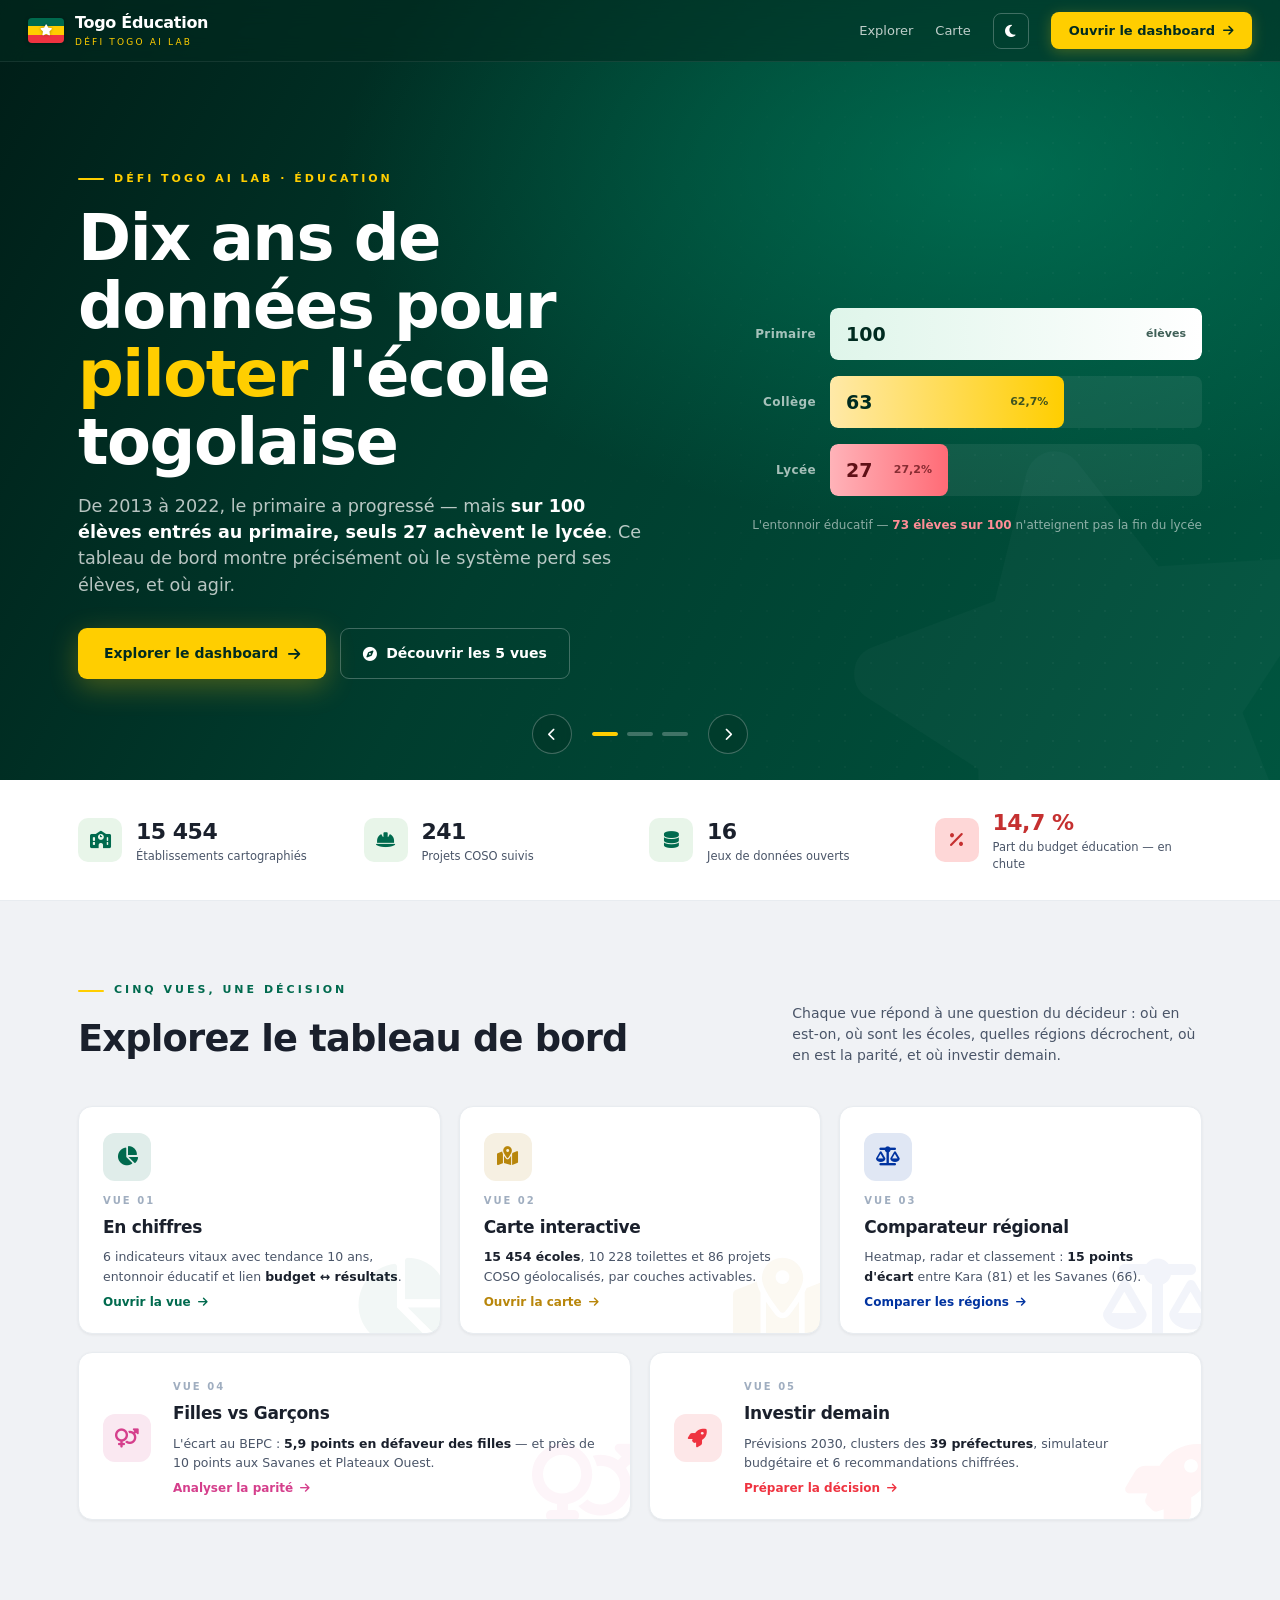
<file: index.html>
<!DOCTYPE html>
<html lang="fr">
<head>
<meta charset="UTF-8">
<meta name="viewport" content="width=device-width, initial-scale=1.0">
<title>Togo Éducation — Accueil</title>
<link rel="stylesheet" href="https://cdnjs.cloudflare.com/ajax/libs/font-awesome/6.7.2/css/all.min.css">
<style>
* { margin: 0; padding: 0; box-sizing: border-box; }
:root {
  --vert: #006A4E; --vert-fonce: #004D3A; --vert-nuit: #002B20; --vert-clair: #E8F5E9;
  --or: #FFCE00; --rouge: #EF3340; --bleu: #0033A0; --rose: #D53F8C;
  --gris-bg: #F0F2F5; --gris-texte: #4A5568; --gris-mute: #A0AEC0;
  --encre: #1A202C;
  --shadow-sm: 0 1px 3px rgba(0,0,0,0.06);
  --shadow: 0 2px 12px rgba(0,0,0,0.07);
  --shadow-lg: 0 12px 40px rgba(0,43,32,0.16);
  --radius: 10px; --radius-sm: 7px;
  --container: 1180px;
}
html { scroll-behavior: smooth; }
body { font-family: 'Inter', 'Segoe UI', system-ui, -apple-system, sans-serif; background: var(--gris-bg); color: var(--encre); line-height: 1.5; }
.container { max-width: var(--container); margin: 0 auto; padding: 0 28px; }

/* =============== HEADER =============== */
.header {
  position: fixed; top: 0; left: 0; right: 0; z-index: 100; height: 62px;
  display: flex; align-items: center; padding: 0 28px;
  background: rgba(0, 43, 32, 0.55); backdrop-filter: blur(12px); -webkit-backdrop-filter: blur(12px);
  border-bottom: 1px solid rgba(255,255,255,0.08);
  transition: background 0.3s;
}
.header.solid { background: rgba(0, 43, 32, 0.92); }
.brand { display: flex; align-items: center; gap: 11px; color: white; text-decoration: none; }
.flag-bar {
  width: 36px; height: 25px; border-radius: 4px; overflow: hidden; display: flex; flex-direction: column;
  box-shadow: 0 1px 4px rgba(0,0,0,0.3); position: relative; flex-shrink: 0;
}
.flag-bar .stripe { flex: 1; }
.flag-bar .stripe.green { background: #006A4E; }
.flag-bar .stripe.yellow { background: #FFCE00; }
.flag-bar .stripe.red { background: #EF3340; }
.flag-bar .star { position: absolute; top: 50%; left: 50%; transform: translate(-50%,-50%); color: white; font-size: 11px; text-shadow: 0 0 3px rgba(0,0,0,0.4); }
.brand-name { font-size: 16px; font-weight: 700; letter-spacing: -0.3px; }
.brand-name small { display: block; font-size: 9px; font-weight: 500; letter-spacing: 2.2px; text-transform: uppercase; color: var(--or); margin-top: 1px; }
.header-spacer { flex: 1; }
.header-nav { display: flex; align-items: center; gap: 22px; }
.header-nav a.nav-link { color: rgba(255,255,255,0.75); text-decoration: none; font-size: 13px; font-weight: 500; transition: color 0.2s; }
.header-nav a.nav-link:hover { color: white; }
.btn-dash {
  display: inline-flex; align-items: center; gap: 8px; padding: 9px 18px; border-radius: 8px;
  background: var(--or); color: var(--vert-nuit); font-size: 13px; font-weight: 700; text-decoration: none;
  transition: transform 0.2s, box-shadow 0.2s; box-shadow: 0 3px 14px rgba(255,206,0,0.25);
}
.btn-dash:hover { transform: translateY(-1px); box-shadow: 0 6px 20px rgba(255,206,0,0.35); }
.btn-dash i { font-size: 12px; }
.theme-btn {
  width: 36px; height: 36px; border-radius: 8px; border: 1px solid rgba(255,255,255,0.25);
  background: transparent; color: white; cursor: pointer; font-size: 14px;
  display: flex; align-items: center; justify-content: center; transition: all 0.2s;
}
.theme-btn:hover { background: rgba(255,255,255,0.1); border-color: var(--or); color: var(--or); }

/* =============== HERO / CARROUSEL =============== */
.hero { position: relative; height: min(88vh, 780px); min-height: 560px; overflow: hidden; background: var(--vert-nuit); }
.slide {
  position: absolute; inset: 0; opacity: 0; visibility: hidden; z-index: 1;
  transition: opacity 0.9s ease, visibility 0.9s;
  display: flex; align-items: center;
}
.slide.active { opacity: 1; visibility: visible; z-index: 2; }

/* Fonds de slide */
.slide-bg { position: absolute; inset: 0; pointer-events: none; }
.slide-bg .star-mark {
  position: absolute; right: -6%; bottom: -18%; font-size: 460px; color: rgba(255,255,255,0.025);
  transform: rotate(-12deg); line-height: 1;
}
.bg-1 { background: radial-gradient(1100px 600px at 78% 22%, rgba(0,138,102,0.55) 0%, transparent 60%), linear-gradient(118deg, #001d17 0%, #003D2E 46%, #00553F 100%); }
.bg-2 { background: radial-gradient(900px 700px at 22% 80%, rgba(0,120,94,0.5) 0%, transparent 62%), linear-gradient(118deg, #00231b 0%, #00402f 52%, #015a42 100%); }
.bg-3 { background: radial-gradient(1000px 560px at 82% 78%, rgba(184,134,11,0.30) 0%, transparent 58%), linear-gradient(118deg, #001d17 0%, #012f24 48%, #004D3A 100%); }
/* trame de points discrète */
.slide-bg::after {
  content: ''; position: absolute; inset: 0;
  background-image: radial-gradient(rgba(255,255,255,0.05) 1px, transparent 1.4px);
  background-size: 26px 26px;
  mask-image: linear-gradient(115deg, transparent 42%, black 100%);
  -webkit-mask-image: linear-gradient(115deg, transparent 42%, black 100%);
}

.slide-inner {
  position: relative; z-index: 3; width: 100%; max-width: var(--container); margin: 0 auto;
  padding: 62px 28px 0; display: grid; grid-template-columns: minmax(0, 1.05fr) minmax(0, 0.95fr);
  gap: 40px; align-items: center;
}

/* Texte en overlay */
.hero-copy .kicker {
  display: inline-flex; align-items: center; gap: 10px;
  font-size: 11px; font-weight: 700; letter-spacing: 3px; text-transform: uppercase; color: var(--or);
}
.hero-copy .kicker::before { content: ''; width: 26px; height: 2px; background: var(--or); border-radius: 2px; }
.hero-copy h1 {
  margin: 18px 0 16px; font-size: clamp(2.3rem, 1.2rem + 3.6vw, 4rem); line-height: 1.06;
  font-weight: 800; letter-spacing: -1.5px; color: white; text-wrap: balance;
}
.hero-copy h1 em { font-style: normal; color: var(--or); }
.hero-copy p { font-size: clamp(0.95rem, 0.85rem + 0.35vw, 1.1rem); color: rgba(255,255,255,0.72); max-width: 52ch; }
.hero-copy p strong { color: white; font-weight: 600; }
.hero-ctas { display: flex; gap: 14px; margin-top: 30px; flex-wrap: wrap; }
.btn-primary {
  display: inline-flex; align-items: center; gap: 10px; padding: 14px 26px; border-radius: 9px;
  background: var(--or); color: var(--vert-nuit); font-weight: 700; font-size: 14px; text-decoration: none;
  box-shadow: 0 8px 28px rgba(255,206,0,0.28); transition: transform 0.2s, box-shadow 0.2s;
}
.btn-primary:hover { transform: translateY(-2px); box-shadow: 0 12px 34px rgba(255,206,0,0.4); }
.btn-primary i { transition: transform 0.2s; }
.btn-primary:hover i { transform: translateX(3px); }
.btn-ghost {
  display: inline-flex; align-items: center; gap: 9px; padding: 14px 22px; border-radius: 9px;
  border: 1px solid rgba(255,255,255,0.25); color: white; font-weight: 600; font-size: 14px; text-decoration: none;
  transition: background 0.2s, border-color 0.2s;
}
.btn-ghost:hover { background: rgba(255,255,255,0.08); border-color: rgba(255,255,255,0.45); }

/* Cascade d'apparition du texte à chaque slide */
.slide.active .hero-copy > * { animation: riseIn 0.7s cubic-bezier(0.22, 1, 0.36, 1) both; }
.slide.active .hero-copy > *:nth-child(2) { animation-delay: 0.1s; }
.slide.active .hero-copy > *:nth-child(3) { animation-delay: 0.2s; }
.slide.active .hero-copy > *:nth-child(4) { animation-delay: 0.32s; }
.slide.active .hero-visual { animation: riseIn 0.8s 0.25s cubic-bezier(0.22, 1, 0.36, 1) both; }
@keyframes riseIn { from { opacity: 0; transform: translateY(26px); } to { opacity: 1; transform: translateY(0); } }

/* =============== VISUELS DE SLIDE =============== */
.hero-visual { position: relative; }

/* Slide 1 — entonnoir 100 → 63 → 27 */
.viz-funnel { display: flex; flex-direction: column; gap: 16px; max-width: 460px; margin-left: auto; }
.vf-row { display: grid; grid-template-columns: 74px 1fr; gap: 14px; align-items: center; }
.vf-label { text-align: right; font-size: 12px; font-weight: 600; color: rgba(255,255,255,0.65); letter-spacing: 0.4px; }
.vf-track { background: rgba(255,255,255,0.07); border-radius: 8px; height: 52px; overflow: hidden; }
.vf-bar {
  height: 100%; border-radius: 8px; display: flex; align-items: center; justify-content: space-between;
  padding: 0 16px; font-weight: 800; font-size: 19px; color: var(--vert-nuit); min-width: 118px;
  transform-origin: left; width: 0;
}
.slide.active .vf-bar { animation: growBar 1.1s 0.45s cubic-bezier(0.22, 1, 0.36, 1) both; }
@keyframes growBar { from { width: 0; opacity: 0.4; } to { width: var(--w); opacity: 1; } }
.vf-bar small { font-size: 11px; font-weight: 600; opacity: 0.75; }
.vf-bar.b1 { background: linear-gradient(90deg, #DFF5EA, #ffffff); }
.vf-bar.b2 { background: linear-gradient(90deg, #FFE9A8, var(--or)); }
.vf-bar.b3 { background: linear-gradient(90deg, #FFB3B9, #FF6B76); color: #5F1016; }
.vf-note { margin-top: 4px; text-align: right; font-size: 12px; color: rgba(255,255,255,0.55); }
.vf-note b { color: #FF8D96; }

/* Slide 2 — carte à points du Togo */
.viz-map { width: min(330px, 80%); margin: 0 auto; position: relative; }
.viz-map svg { width: 100%; height: auto; display: block; overflow: visible; }
.dot { fill: rgba(255,255,255,0.55); }
.dot.gold { fill: var(--or); }
.dot.hot { fill: var(--rouge); }
.pulse { fill: none; stroke: var(--rouge); stroke-width: 1.6; opacity: 0; transform-origin: center; transform-box: fill-box; }
.slide.active .pulse { animation: pulse 2.4s ease-out infinite; }
.slide.active .pulse.p2 { animation-delay: 0.8s; }
.slide.active .pulse.p3 { animation-delay: 1.6s; }
@keyframes pulse { 0% { opacity: 0.9; transform: scale(0.4); } 70% { opacity: 0; transform: scale(2.6); } 100% { opacity: 0; } }
.viz-map .map-caption {
  position: absolute; left: 50%; bottom: -34px; transform: translateX(-50%); white-space: nowrap;
  font-size: 11px; letter-spacing: 1.6px; text-transform: uppercase; color: rgba(255,255,255,0.45); font-weight: 600;
}

/* Slide 3 — courbes de projection */
.viz-forecast { max-width: 470px; margin-left: auto; }
.viz-forecast svg { width: 100%; height: auto; display: block; overflow: visible; }
.fc-hist { fill: none; stroke: #7FD8B8; stroke-width: 3; stroke-linecap: round;
  stroke-dasharray: 640; stroke-dashoffset: 640; }
.slide.active .fc-hist { animation: draw 1.4s 0.4s ease-out forwards; }
.fc-proj { fill: none; stroke: var(--or); stroke-width: 3; stroke-linecap: round; stroke-dasharray: 7 8; opacity: 0; }
.slide.active .fc-proj { animation: fadeI 0.6s 1.5s ease-out forwards; }
.fc-pess { fill: none; stroke: rgba(255,120,130,0.75); stroke-width: 2.4; stroke-linecap: round; stroke-dasharray: 4 8; opacity: 0; }
.slide.active .fc-pess { animation: fadeI 0.6s 1.7s ease-out forwards; }
.fc-target { opacity: 0; }
.slide.active .fc-target { animation: fadeI 0.5s 2s ease-out forwards; }
@keyframes draw { to { stroke-dashoffset: 0; } }
@keyframes fadeI { to { opacity: 1; } }
.fc-grid { stroke: rgba(255,255,255,0.09); stroke-width: 1; }
.fc-lbl { font-size: 11px; fill: rgba(255,255,255,0.5); font-weight: 600; }
.fc-lbl.gold { fill: var(--or); font-weight: 700; }

/* =============== CONTRÔLES CARROUSEL =============== */
.hero-controls {
  position: absolute; z-index: 10; left: 0; right: 0; bottom: 26px;
  display: flex; align-items: center; justify-content: center; gap: 20px;
}
.h-arrow {
  width: 40px; height: 40px; border-radius: 50%; border: 1px solid rgba(255,255,255,0.25);
  background: rgba(0,43,32,0.35); color: white; cursor: pointer; font-size: 13px;
  display: flex; align-items: center; justify-content: center; transition: all 0.2s; backdrop-filter: blur(4px);
}
.h-arrow:hover { background: var(--or); color: var(--vert-nuit); border-color: var(--or); }
.h-dots { display: flex; gap: 9px; align-items: center; }
.h-dot {
  width: 26px; height: 4px; border-radius: 3px; background: rgba(255,255,255,0.25);
  border: none; cursor: pointer; padding: 0; transition: background 0.3s; position: relative; overflow: hidden;
}
.h-dot.active { background: rgba(255,255,255,0.35); }
.h-dot.active::after {
  content: ''; position: absolute; inset: 0; background: var(--or); border-radius: 3px;
  transform-origin: left; animation: dotProgress var(--delay, 6.5s) linear forwards;
}
.hero.paused .h-dot.active::after { animation-play-state: paused; }
@keyframes dotProgress { from { transform: scaleX(0); } to { transform: scaleX(1); } }

/* =============== BANDEAU CHIFFRES =============== */
.stats-strip { background: white; border-bottom: 1px solid #E8ECF0; }
.stats-inner {
  max-width: var(--container); margin: 0 auto; padding: 26px 28px;
  display: grid; grid-template-columns: repeat(4, 1fr); gap: 18px;
}
.stat-item { display: flex; align-items: center; gap: 14px; }
.stat-item i {
  width: 44px; height: 44px; border-radius: 10px; background: var(--vert-clair); color: var(--vert);
  display: flex; align-items: center; justify-content: center; font-size: 17px; flex-shrink: 0;
}
.stat-item .st-num { font-size: 22px; font-weight: 800; letter-spacing: -0.5px; font-variant-numeric: tabular-nums; }
.stat-item .st-lbl { font-size: 11.5px; color: var(--gris-texte); font-weight: 500; }
.stat-item.alerte i { background: #FED7D7; color: #C53030; }
.stat-item.alerte .st-num { color: #C53030; }

/* =============== SECTION EXPLORER =============== */
.explore { padding: 74px 0 84px; }
.explore-head { max-width: var(--container); margin: 0 auto 40px; padding: 0 28px; display: flex; align-items: flex-end; justify-content: space-between; gap: 24px; flex-wrap: wrap; }
.explore-head .kicker {
  display: inline-flex; align-items: center; gap: 10px; font-size: 11px; font-weight: 700;
  letter-spacing: 3px; text-transform: uppercase; color: var(--vert);
}
.explore-head .kicker::before { content: ''; width: 26px; height: 2px; background: var(--or); border-radius: 2px; }
.explore-head h2 { font-size: clamp(1.6rem, 1.2rem + 1.4vw, 2.3rem); font-weight: 800; letter-spacing: -0.8px; margin-top: 12px; text-wrap: balance; }
.explore-head p { color: var(--gris-texte); font-size: 14px; max-width: 46ch; }

.cards-grid {
  max-width: var(--container); margin: 0 auto; padding: 0 28px;
  display: grid; grid-template-columns: repeat(6, 1fr); gap: 18px;
}
.tab-card {
  grid-column: span 2; background: white; border-radius: 14px; padding: 26px 24px 22px;
  text-decoration: none; color: var(--encre); position: relative; overflow: hidden;
  box-shadow: var(--shadow-sm); border: 1px solid #E8ECF0;
  display: flex; flex-direction: column; gap: 12px; min-height: 210px;
  transition: transform 0.25s cubic-bezier(0.22, 1, 0.36, 1), box-shadow 0.25s, border-color 0.25s;
}
.tab-card.wide { grid-column: span 3; flex-direction: row; align-items: center; gap: 22px; min-height: 150px; }
.tab-card:hover { transform: translateY(-5px); box-shadow: var(--shadow-lg); border-color: transparent; }
.tab-card::before {
  content: ''; position: absolute; top: 0; left: 0; right: 0; height: 3px;
  background: var(--accent, var(--vert)); transform: scaleX(0); transform-origin: left; transition: transform 0.3s ease;
}
.tab-card:hover::before { transform: scaleX(1); }
.tc-icon {
  width: 48px; height: 48px; border-radius: 12px; flex-shrink: 0;
  background: color-mix(in srgb, var(--accent, var(--vert)) 12%, white);
  color: var(--accent, var(--vert)); display: flex; align-items: center; justify-content: center; font-size: 19px;
  transition: transform 0.25s;
}
.tab-card:hover .tc-icon { transform: scale(1.08) rotate(-4deg); }
.tc-body { display: flex; flex-direction: column; gap: 7px; flex: 1; }
.tc-num { font-size: 10px; font-weight: 700; letter-spacing: 2px; color: var(--gris-mute); text-transform: uppercase; }
.tc-title { font-size: 17px; font-weight: 700; letter-spacing: -0.3px; display: flex; align-items: center; gap: 8px; }
.tc-desc { font-size: 12.5px; color: var(--gris-texte); line-height: 1.55; }
.tc-desc b { color: var(--encre); }
.tc-go {
  margin-top: auto; display: inline-flex; align-items: center; gap: 7px;
  font-size: 12px; font-weight: 700; color: var(--accent, var(--vert));
}
.tc-go i { transition: transform 0.2s; font-size: 11px; }
.tab-card:hover .tc-go i { transform: translateX(4px); }
.tab-card .tc-watermark {
  position: absolute; right: -12px; bottom: -16px; font-size: 88px; line-height: 1;
  color: var(--accent, var(--vert)); opacity: 0.05; transition: opacity 0.25s, transform 0.25s; pointer-events: none;
}
.tab-card:hover .tc-watermark { opacity: 0.09; transform: scale(1.06); }

/* Apparition au scroll */
.reveal { opacity: 0; transform: translateY(24px); transition: opacity 0.6s ease, transform 0.6s cubic-bezier(0.22, 1, 0.36, 1); }
.reveal.in { opacity: 1; transform: none; }
.reveal:nth-child(2) { transition-delay: 0.07s; }
.reveal:nth-child(3) { transition-delay: 0.14s; }
.reveal:nth-child(4) { transition-delay: 0.21s; }
.reveal:nth-child(5) { transition-delay: 0.28s; }

/* =============== MODE SOMBRE =============== */
body.dark { background: #0F1620; color: #E7EDF3; }
body.dark .stats-strip { background: #131D28; border-bottom-color: #223041; }
body.dark .stat-item .st-num { color: #E7EDF3; }
body.dark .stat-item .st-lbl { color: #A9B6C4; }
body.dark .stat-item i { background: #12352A; color: #43C994; }
body.dark .stat-item.alerte i { background: #33191D; color: #FF8189; }
body.dark .stat-item.alerte .st-num { color: #FF8189; }
body.dark .explore-head h2 { color: #E7EDF3; }
body.dark .explore-head p { color: #A9B6C4; }
body.dark .explore-head .kicker { color: #43C994; }
body.dark .tab-card { background: #18222E; border-color: #223041; color: #E7EDF3; box-shadow: 0 2px 12px rgba(0,0,0,0.35); }
body.dark .tab-card:hover { box-shadow: 0 16px 44px rgba(0,0,0,0.5); }
body.dark .tc-desc { color: #A9B6C4; }
body.dark .tc-desc b { color: #E7EDF3; }
body.dark .tc-num { color: #6C7B8C; }
body.dark .tc-icon { background: color-mix(in srgb, var(--accent, var(--vert)) 20%, #18222E); }

/* =============== ACCESSIBILITÉ / MOTION =============== */
a:focus-visible, button:focus-visible { outline: 2px solid var(--or); outline-offset: 2px; }
@media (prefers-reduced-motion: reduce) {
  .slide, .slide.active .hero-copy > *, .slide.active .hero-visual,
  .slide.active .vf-bar, .slide.active .fc-hist, .slide.active .fc-proj,
  .slide.active .fc-pess, .slide.active .fc-target, .slide.active .pulse,
  .reveal, .h-dot.active::after { animation: none !important; transition: none !important; }
  .slide.active .vf-bar { width: var(--w); }
  .fc-hist { stroke-dashoffset: 0; }
  .fc-proj, .fc-pess, .fc-target { opacity: 1; }
  .reveal { opacity: 1; transform: none; }
}

/* =============== RESPONSIVE =============== */
@media (max-width: 1024px) {
  .slide-inner { grid-template-columns: 1fr; gap: 26px; padding-top: 86px; }
  .hero-visual { display: none; }
  .hero { height: auto; min-height: 480px; }
  .slide { position: absolute; }
  .hero-copy { padding-bottom: 90px; }
  .stats-inner { grid-template-columns: repeat(2, 1fr); }
  .tab-card, .tab-card.wide { grid-column: span 3; }
}
@media (max-width: 640px) {
  .header-nav a.nav-link { display: none; }
  .stats-inner { grid-template-columns: 1fr 1fr; gap: 14px; }
  .tab-card, .tab-card.wide { grid-column: span 6; flex-direction: column; align-items: flex-start; min-height: 0; }
  .hero-ctas .btn-ghost { display: none; }
}
</style>
</head>
<body>

<!-- =============== HEADER =============== -->
<header class="header" id="header">
  <a class="brand" href="index.html">
    <div class="flag-bar">
      <div class="stripe green"></div><div class="stripe yellow"></div><div class="stripe red"></div>
      <div class="star"><i class="fas fa-star"></i></div>
    </div>
    <div class="brand-name">Togo Éducation<small>Défi Togo AI Lab</small></div>
  </a>
  <div class="header-spacer"></div>
  <nav class="header-nav">
    <a class="nav-link" href="#explorer">Explorer</a>
    <a class="nav-link" href="dashboard-mockup.html#tab2">Carte</a>
    <button class="theme-btn" id="themeToggle" onclick="toggleTheme()" title="Mode sombre / clair"><i class="fas fa-moon"></i></button>
    <a class="btn-dash" href="dashboard-mockup.html">Ouvrir le dashboard <i class="fas fa-arrow-right"></i></a>
  </nav>
</header>

<!-- =============== HERO / CARROUSEL =============== -->
<section class="hero" id="hero">

  <!-- Slide 1 — Vision macro -->
  <article class="slide active" aria-label="Diapositive 1 sur 3">
    <div class="slide-bg bg-1"><span class="star-mark"><i class="fas fa-star"></i></span></div>
    <div class="slide-inner">
      <div class="hero-copy">
        <span class="kicker">Défi Togo AI Lab · Éducation</span>
        <h1>Dix ans de données pour <em>piloter</em> l'école togolaise</h1>
        <p>De 2013 à 2022, le primaire a progressé — mais <strong>sur 100 élèves entrés au primaire, seuls 27 achèvent le lycée</strong>. Ce tableau de bord montre précisément où le système perd ses élèves, et où agir.</p>
        <div class="hero-ctas">
          <a class="btn-primary" href="dashboard-mockup.html">Explorer le dashboard <i class="fas fa-arrow-right"></i></a>
          <a class="btn-ghost" href="#explorer"><i class="fas fa-compass"></i> Découvrir les 5 vues</a>
        </div>
      </div>
      <div class="hero-visual">
        <div class="viz-funnel" role="img" aria-label="Entonnoir éducatif : 100 élèves au primaire, 63 au collège, 27 au lycée">
          <div class="vf-row"><span class="vf-label">Primaire</span><div class="vf-track"><div class="vf-bar b1" style="--w:100%">100 <small>élèves</small></div></div></div>
          <div class="vf-row"><span class="vf-label">Collège</span><div class="vf-track"><div class="vf-bar b2" style="--w:63%">63 <small>62,7%</small></div></div></div>
          <div class="vf-row"><span class="vf-label">Lycée</span><div class="vf-track"><div class="vf-bar b3" style="--w:27%">27 <small>27,2%</small></div></div></div>
          <div class="vf-note">L'entonnoir éducatif — <b>73 élèves sur 100</b> n'atteignent pas la fin du lycée</div>
        </div>
      </div>
    </div>
  </article>

  <!-- Slide 2 — Cartographie -->
  <article class="slide" aria-label="Diapositive 2 sur 3">
    <div class="slide-bg bg-2"><span class="star-mark"><i class="fas fa-map-marked-alt"></i></span></div>
    <div class="slide-inner">
      <div class="hero-copy">
        <span class="kicker">Cartographie scolaire</span>
        <h1>15 454 écoles sur une carte, des priorités <em>qui sautent aux yeux</em></h1>
        <p>Établissements, toilettes, bâtiments et <strong>241 projets COSO</strong> superposés sur le territoire. Le Sud concentre les écoles ; le Nord — <strong>les Savanes en tête</strong> — concentre les urgences.</p>
        <div class="hero-ctas">
          <a class="btn-primary" href="dashboard-mockup.html#tab2">Voir la carte interactive <i class="fas fa-arrow-right"></i></a>
          <a class="btn-ghost" href="dashboard-mockup.html#tab3"><i class="fas fa-balance-scale"></i> Comparer les régions</a>
        </div>
      </div>
      <div class="hero-visual">
        <div class="viz-map" role="img" aria-label="Carte stylisée du Togo : les points rouges signalent les préfectures prioritaires au nord">
          <svg viewBox="0 0 200 340">
            <!-- silhouette du Togo en points (stylisée) -->
            <circle class="dot" cx="66" cy="30" r="4"/><circle class="dot" cx="90" cy="26" r="4"/><circle class="dot" cx="114" cy="30" r="4"/>
            <circle class="dot" cx="70" cy="56" r="4"/><circle class="dot" cx="94" cy="52" r="4"/><circle class="dot" cx="118" cy="56" r="4"/>
            <circle class="dot" cx="76" cy="82" r="4"/><circle class="dot" cx="100" cy="78" r="4"/><circle class="dot" cx="122" cy="84" r="4"/>
            <circle class="dot" cx="80" cy="108" r="4"/><circle class="dot" cx="104" cy="104" r="4"/><circle class="dot" cx="126" cy="110" r="4"/>
            <circle class="dot" cx="84" cy="134" r="4"/><circle class="dot" cx="108" cy="130" r="4"/><circle class="dot" cx="128" cy="136" r="4"/>
            <circle class="dot" cx="86" cy="160" r="4"/><circle class="dot" cx="110" cy="156" r="4"/><circle class="dot" cx="130" cy="162" r="4"/>
            <circle class="dot" cx="88" cy="186" r="4"/><circle class="dot" cx="112" cy="182" r="4"/><circle class="dot" cx="132" cy="188" r="4"/>
            <circle class="dot" cx="88" cy="212" r="4"/><circle class="dot" cx="112" cy="208" r="4"/><circle class="dot" cx="134" cy="214" r="4"/>
            <circle class="dot" cx="90" cy="238" r="4"/><circle class="dot" cx="114" cy="234" r="4"/><circle class="dot" cx="136" cy="240" r="4"/>
            <circle class="dot" cx="94" cy="264" r="4"/><circle class="dot" cx="118" cy="260" r="4"/><circle class="dot" cx="138" cy="266" r="4"/>
            <circle class="dot" cx="100" cy="290" r="4"/><circle class="dot" cx="124" cy="288" r="4"/><circle class="dot" cx="142" cy="292" r="4"/>
            <circle class="dot" cx="112" cy="314" r="4"/><circle class="dot" cx="134" cy="312" r="4"/>
            <!-- points chauds : Savanes (nord) -->
            <circle class="pulse p1" cx="90" cy="26" r="9"/><circle class="dot hot" cx="90" cy="26" r="5.5"/>
            <circle class="pulse p2" cx="70" cy="56" r="9"/><circle class="dot hot" cx="70" cy="56" r="5.5"/>
            <circle class="pulse p3" cx="118" cy="56" r="9"/><circle class="dot hot" cx="118" cy="56" r="5.5"/>
            <!-- points or : projets COSO -->
            <circle class="dot gold" cx="94" cy="52" r="5"/><circle class="dot gold" cx="100" cy="78" r="5"/><circle class="dot gold" cx="104" cy="104" r="5"/>
            <!-- capitale -->
            <circle class="dot gold" cx="112" cy="314" r="5.5"/>
          </svg>
          <span class="map-caption">● Prioritaire &nbsp;·&nbsp; <span style="color:var(--or)">●</span> Projets COSO</span>
        </div>
      </div>
    </div>
  </article>

  <!-- Slide 3 — Décider pour 2030 -->
  <article class="slide" aria-label="Diapositive 3 sur 3">
    <div class="slide-bg bg-3"><span class="star-mark"><i class="fas fa-rocket"></i></span></div>
    <div class="slide-inner">
      <div class="hero-copy">
        <span class="kicker">Décider pour 2030</span>
        <h1>Simuler l'impact de <em>chaque franc</em> investi</h1>
        <p>Prévisions d'achèvement, clusters des 39 préfectures et simulateur budgétaire : <strong>avec 20 % du budget national, l'achèvement collège peut atteindre 77 % en 2030</strong> — contre 64 % si rien ne change.</p>
        <div class="hero-ctas">
          <a class="btn-primary" href="dashboard-mockup.html#tab5">Lancer le simulateur <i class="fas fa-arrow-right"></i></a>
          <a class="btn-ghost" href="dashboard-mockup.html#tab1"><i class="fas fa-chart-pie"></i> Voir les chiffres clés</a>
        </div>
      </div>
      <div class="hero-visual">
        <div class="viz-forecast" role="img" aria-label="Courbe historique 2013-2022 puis projections 2030 : optimiste 77 %, pessimiste 64 %">
          <svg viewBox="0 0 460 260">
            <line class="fc-grid" x1="20" y1="40" x2="440" y2="40"/>
            <line class="fc-grid" x1="20" y1="105" x2="440" y2="105"/>
            <line class="fc-grid" x1="20" y1="170" x2="440" y2="170"/>
            <line class="fc-grid" x1="20" y1="235" x2="440" y2="235"/>
            <!-- historique 2013-2022 -->
            <polyline class="fc-hist" points="20,215 65,212 110,196 155,182 200,170 245,150 290,128"/>
            <!-- projection optimiste -->
            <polyline class="fc-proj" points="290,128 340,102 395,74 440,52"/>
            <!-- projection pessimiste -->
            <polyline class="fc-pess" points="290,128 340,124 395,120 440,116"/>
            <circle cx="290" cy="128" r="5" fill="#7FD8B8"/>
            <g class="fc-target">
              <circle cx="440" cy="52" r="6" fill="#FFCE00"/>
              <text class="fc-lbl gold" x="404" y="34">77 % · 2030</text>
              <text class="fc-lbl" x="398" y="140" fill="rgba(255,140,150,0.9)">64 % si statu quo</text>
            </g>
            <text class="fc-lbl" x="20" y="255">2013</text>
            <text class="fc-lbl" x="276" y="255">2022</text>
            <text class="fc-lbl" x="424" y="255">2030</text>
          </svg>
        </div>
      </div>
    </div>
  </article>

  <!-- Contrôles -->
  <div class="hero-controls">
    <button class="h-arrow" onclick="prevSlide()" aria-label="Diapositive précédente"><i class="fas fa-chevron-left"></i></button>
    <div class="h-dots" id="heroDots">
      <button class="h-dot active" onclick="goSlide(0)" aria-label="Diapositive 1"></button>
      <button class="h-dot" onclick="goSlide(1)" aria-label="Diapositive 2"></button>
      <button class="h-dot" onclick="goSlide(2)" aria-label="Diapositive 3"></button>
    </div>
    <button class="h-arrow" onclick="nextSlide()" aria-label="Diapositive suivante"><i class="fas fa-chevron-right"></i></button>
  </div>
</section>

<!-- =============== BANDEAU CHIFFRES =============== -->
<div class="stats-strip">
  <div class="stats-inner">
    <div class="stat-item"><i class="fas fa-school"></i><div><div class="st-num">15 454</div><div class="st-lbl">Établissements cartographiés</div></div></div>
    <div class="stat-item"><i class="fas fa-hard-hat"></i><div><div class="st-num">241</div><div class="st-lbl">Projets COSO suivis</div></div></div>
    <div class="stat-item"><i class="fas fa-database"></i><div><div class="st-num">16</div><div class="st-lbl">Jeux de données ouverts</div></div></div>
    <div class="stat-item alerte"><i class="fas fa-percent"></i><div><div class="st-num">14,7 %</div><div class="st-lbl">Part du budget éducation — en chute</div></div></div>
  </div>
</div>

<!-- =============== EXPLORER : 5 CARDS =============== -->
<section class="explore" id="explorer">
  <div class="explore-head">
    <div>
      <span class="kicker">Cinq vues, une décision</span>
      <h2>Explorez le tableau de bord</h2>
    </div>
    <p>Chaque vue répond à une question du décideur : où en est-on, où sont les écoles, quelles régions décrochent, où en est la parité, et où investir demain.</p>
  </div>

  <div class="cards-grid">
    <a class="tab-card reveal" href="dashboard-mockup.html#tab1" style="--accent:#006A4E">
      <div class="tc-icon"><i class="fas fa-chart-pie"></i></div>
      <div class="tc-body">
        <span class="tc-num">Vue 01</span>
        <span class="tc-title">En chiffres</span>
        <span class="tc-desc">6 indicateurs vitaux avec tendance 10 ans, entonnoir éducatif et lien <b>budget ↔ résultats</b>.</span>
        <span class="tc-go">Ouvrir la vue <i class="fas fa-arrow-right"></i></span>
      </div>
      <span class="tc-watermark"><i class="fas fa-chart-pie"></i></span>
    </a>

    <a class="tab-card reveal" href="dashboard-mockup.html#tab2" style="--accent:#B8860B">
      <div class="tc-icon"><i class="fas fa-map-marked-alt"></i></div>
      <div class="tc-body">
        <span class="tc-num">Vue 02</span>
        <span class="tc-title">Carte interactive</span>
        <span class="tc-desc"><b>15 454 écoles</b>, 10 228 toilettes et 86 projets COSO géolocalisés, par couches activables.</span>
        <span class="tc-go">Ouvrir la carte <i class="fas fa-arrow-right"></i></span>
      </div>
      <span class="tc-watermark"><i class="fas fa-map-marked-alt"></i></span>
    </a>

    <a class="tab-card reveal" href="dashboard-mockup.html#tab3" style="--accent:#0033A0">
      <div class="tc-icon"><i class="fas fa-balance-scale"></i></div>
      <div class="tc-body">
        <span class="tc-num">Vue 03</span>
        <span class="tc-title">Comparateur régional</span>
        <span class="tc-desc">Heatmap, radar et classement : <b>15 points d'écart</b> entre Kara (81) et les Savanes (66).</span>
        <span class="tc-go">Comparer les régions <i class="fas fa-arrow-right"></i></span>
      </div>
      <span class="tc-watermark"><i class="fas fa-balance-scale"></i></span>
    </a>

    <a class="tab-card wide reveal" href="dashboard-mockup.html#tab4" style="--accent:#D53F8C">
      <div class="tc-icon"><i class="fas fa-venus-mars"></i></div>
      <div class="tc-body">
        <span class="tc-num">Vue 04</span>
        <span class="tc-title">Filles vs Garçons</span>
        <span class="tc-desc">L'écart au BEPC : <b>5,9 points en défaveur des filles</b> — et près de 10 points aux Savanes et Plateaux Ouest.</span>
        <span class="tc-go">Analyser la parité <i class="fas fa-arrow-right"></i></span>
      </div>
      <span class="tc-watermark"><i class="fas fa-venus-mars"></i></span>
    </a>

    <a class="tab-card wide reveal" href="dashboard-mockup.html#tab5" style="--accent:#EF3340">
      <div class="tc-icon"><i class="fas fa-rocket"></i></div>
      <div class="tc-body">
        <span class="tc-num">Vue 05</span>
        <span class="tc-title">Investir demain</span>
        <span class="tc-desc">Prévisions 2030, clusters des <b>39 préfectures</b>, simulateur budgétaire et 6 recommandations chiffrées.</span>
        <span class="tc-go">Préparer la décision <i class="fas fa-arrow-right"></i></span>
      </div>
      <span class="tc-watermark"><i class="fas fa-rocket"></i></span>
    </a>
  </div>
</section>

<script>
/* =============== CARROUSEL =============== */
const slides = [...document.querySelectorAll('.slide')];
const dots = [...document.querySelectorAll('.h-dot')];
const hero = document.getElementById('hero');
const AUTO_DELAY = 6500;
let current = 0, timer = null;
const reducedMotion = window.matchMedia('(prefers-reduced-motion: reduce)').matches;

function goSlide(i){
  current = (i + slides.length) % slides.length;
  slides.forEach((s, k) => s.classList.toggle('active', k === current));
  dots.forEach((d, k) => {
    d.classList.remove('active');
    if (k === current) {
      // relance la barre de progression du point actif
      void d.offsetWidth;
      d.classList.add('active');
    }
  });
  restartAuto();
}
function nextSlide(){ goSlide(current + 1); }
function prevSlide(){ goSlide(current - 1); }
function restartAuto(){
  if (reducedMotion) return;
  clearInterval(timer);
  timer = setInterval(nextSlide, AUTO_DELAY);
}
restartAuto();
document.documentElement.style.setProperty('--delay', AUTO_DELAY + 'ms');

/* Pause au survol / focus */
hero.addEventListener('mouseenter', () => { clearInterval(timer); hero.classList.add('paused'); });
hero.addEventListener('mouseleave', () => { hero.classList.remove('paused'); restartAuto(); });
hero.addEventListener('focusin',  () => { clearInterval(timer); hero.classList.add('paused'); });
hero.addEventListener('focusout', () => { hero.classList.remove('paused'); restartAuto(); });

/* Navigation clavier */
document.addEventListener('keydown', e => {
  if (e.key === 'ArrowRight') nextSlide();
  if (e.key === 'ArrowLeft') prevSlide();
});

/* Header opaque après défilement */
const header = document.getElementById('header');
window.addEventListener('scroll', () => header.classList.toggle('solid', window.scrollY > 40), {passive: true});

/* Thème clair / sombre (partagé avec le dashboard via localStorage) */
function applyTheme(dark){
  document.body.classList.toggle('dark', dark);
  document.getElementById('themeToggle').innerHTML = dark ? '<i class="fas fa-sun"></i>' : '<i class="fas fa-moon"></i>';
  localStorage.setItem('tg-theme', dark ? 'dark' : 'light');
}
function toggleTheme(){ applyTheme(!document.body.classList.contains('dark')); }
applyTheme(localStorage.getItem('tg-theme') === 'dark');

/* Révélation des cards au scroll */
const io = new IntersectionObserver(entries => {
  entries.forEach(en => { if (en.isIntersecting) { en.target.classList.add('in'); io.unobserve(en.target); } });
}, {threshold: 0.15});
document.querySelectorAll('.reveal').forEach(el => io.observe(el));
</script>
</body>
</html>
</file>
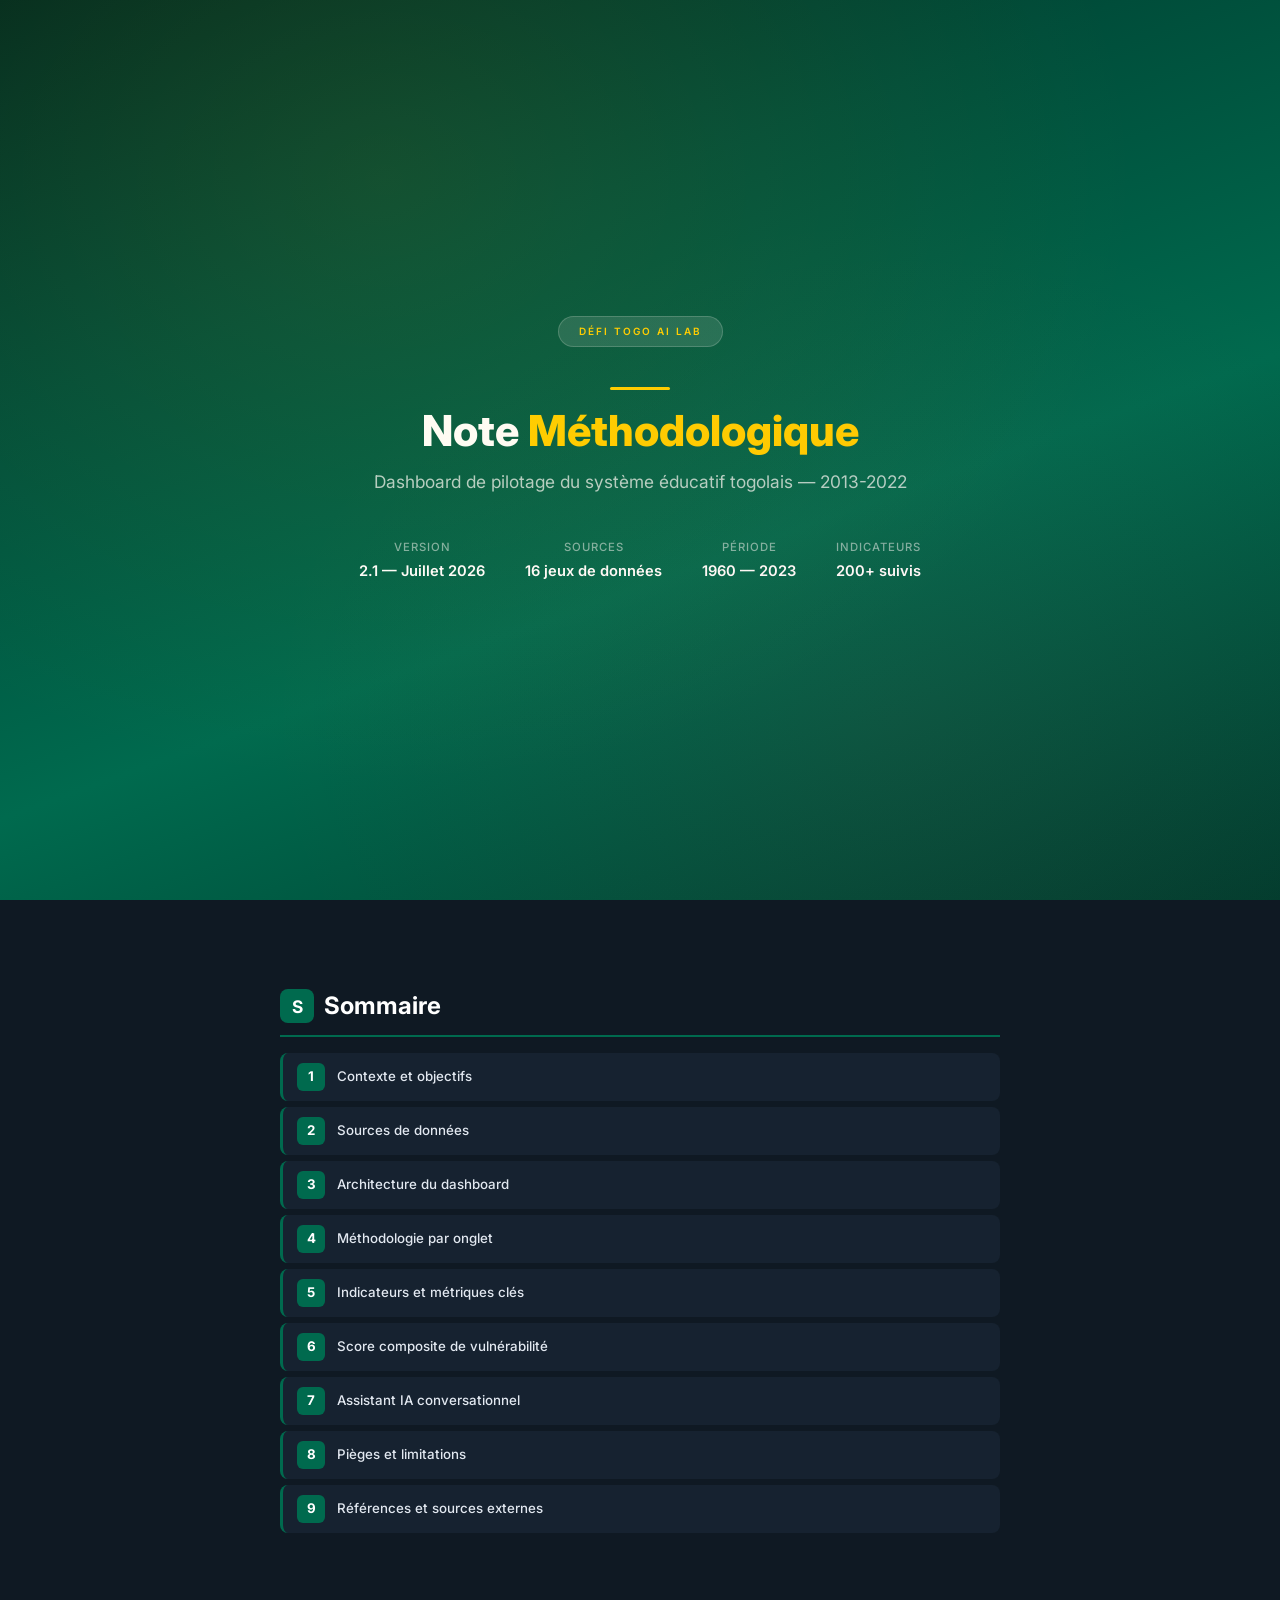
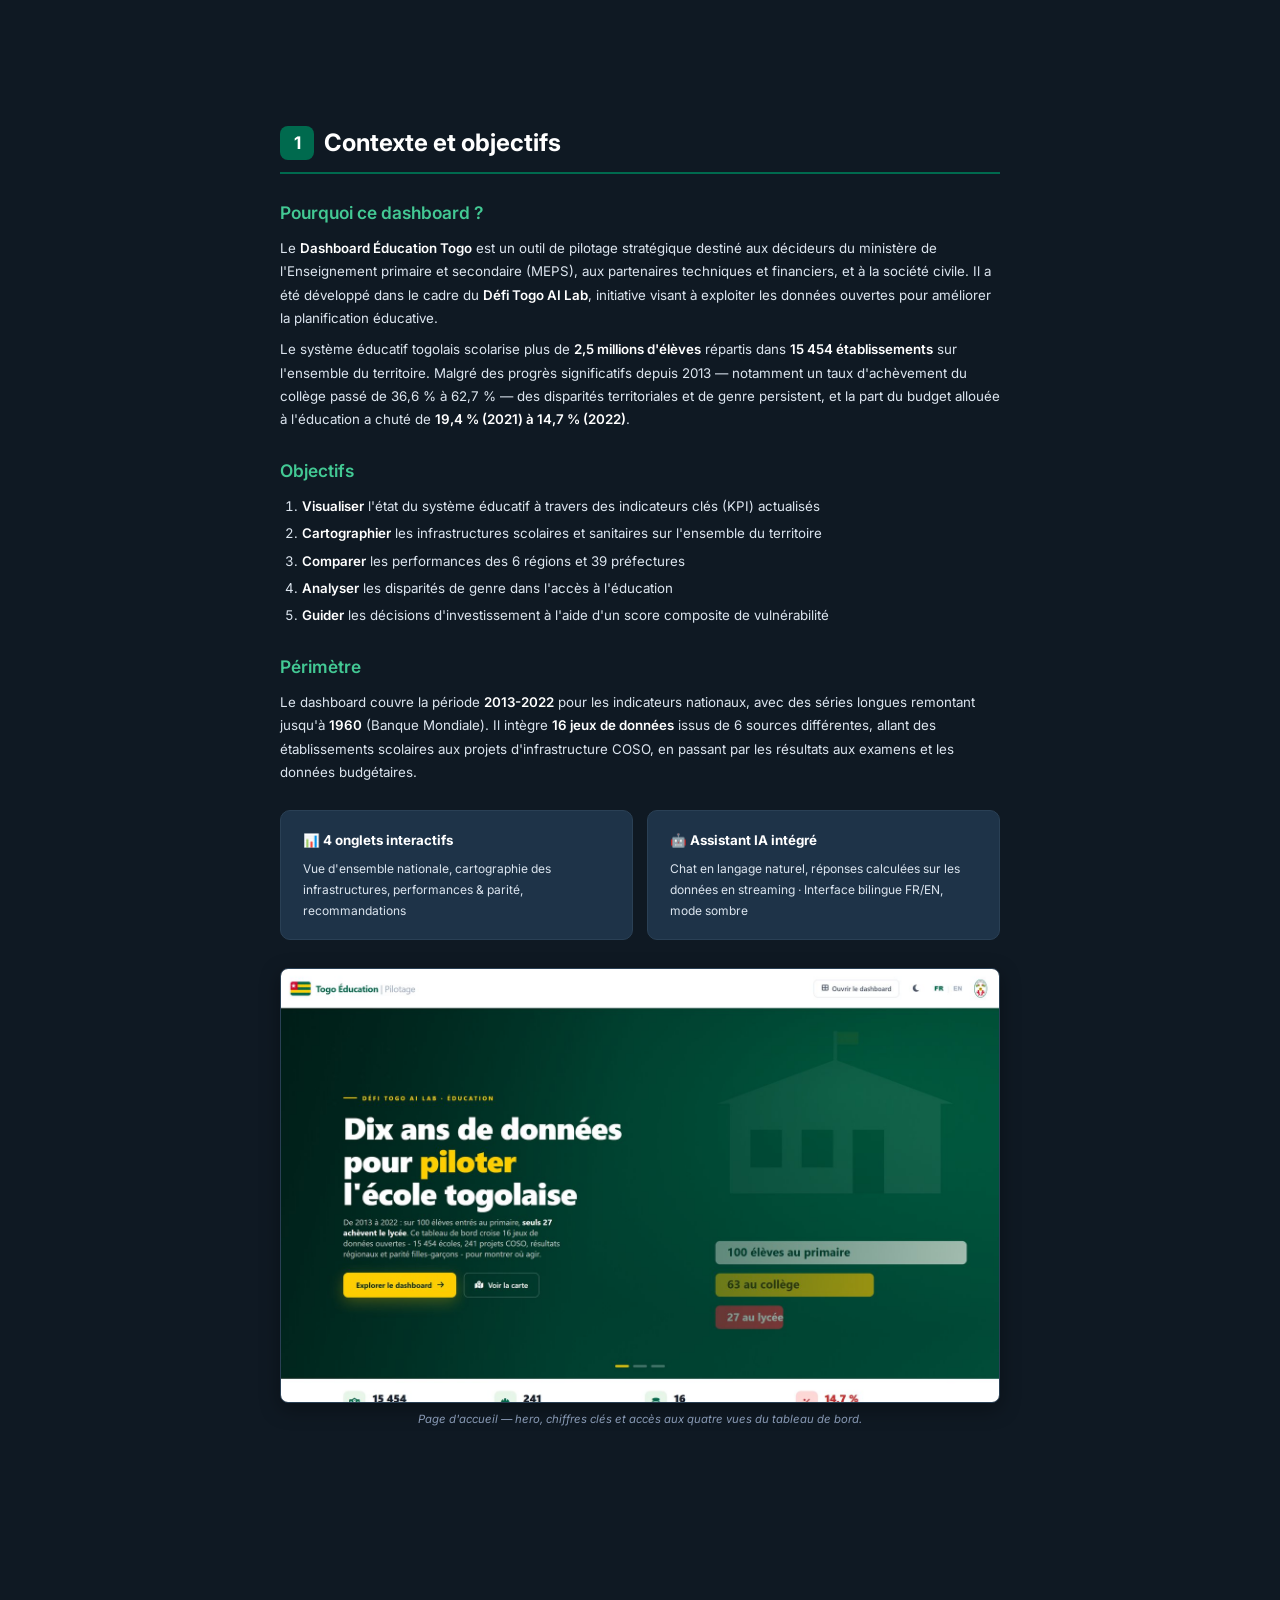
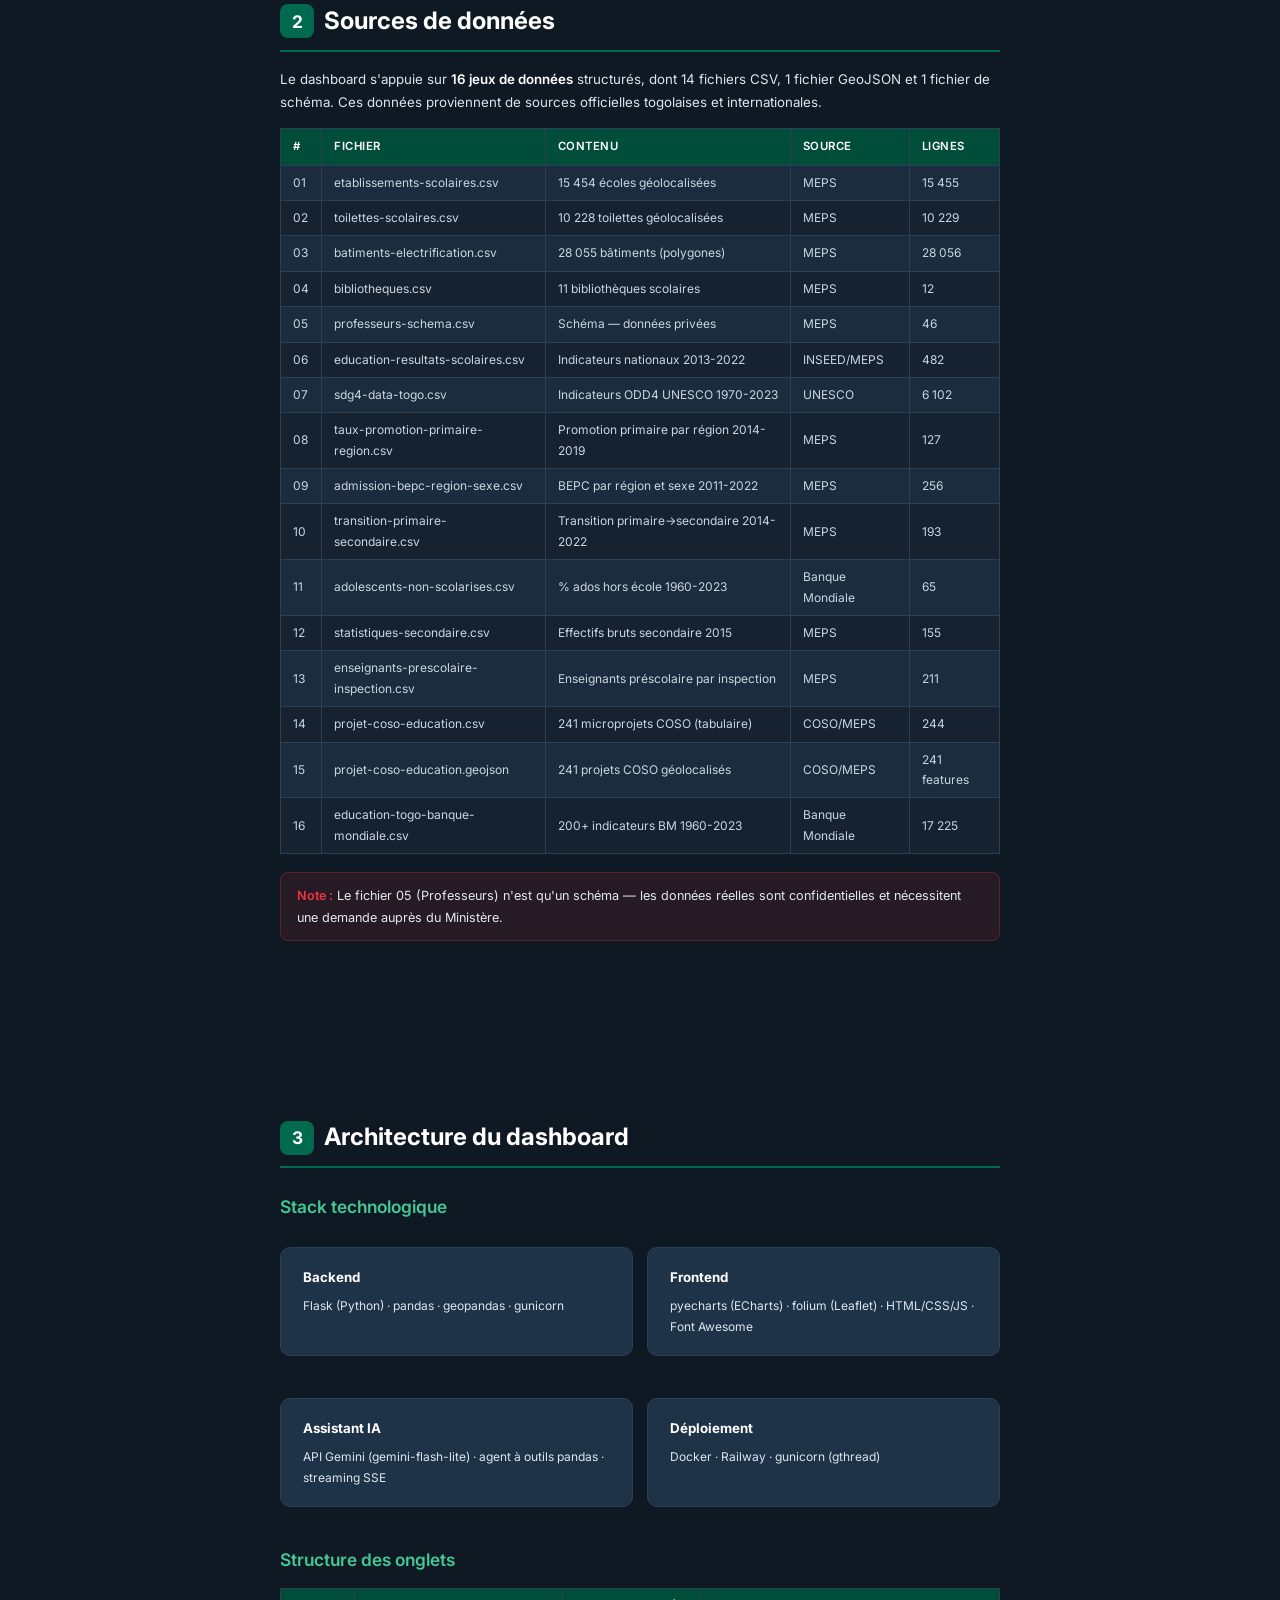
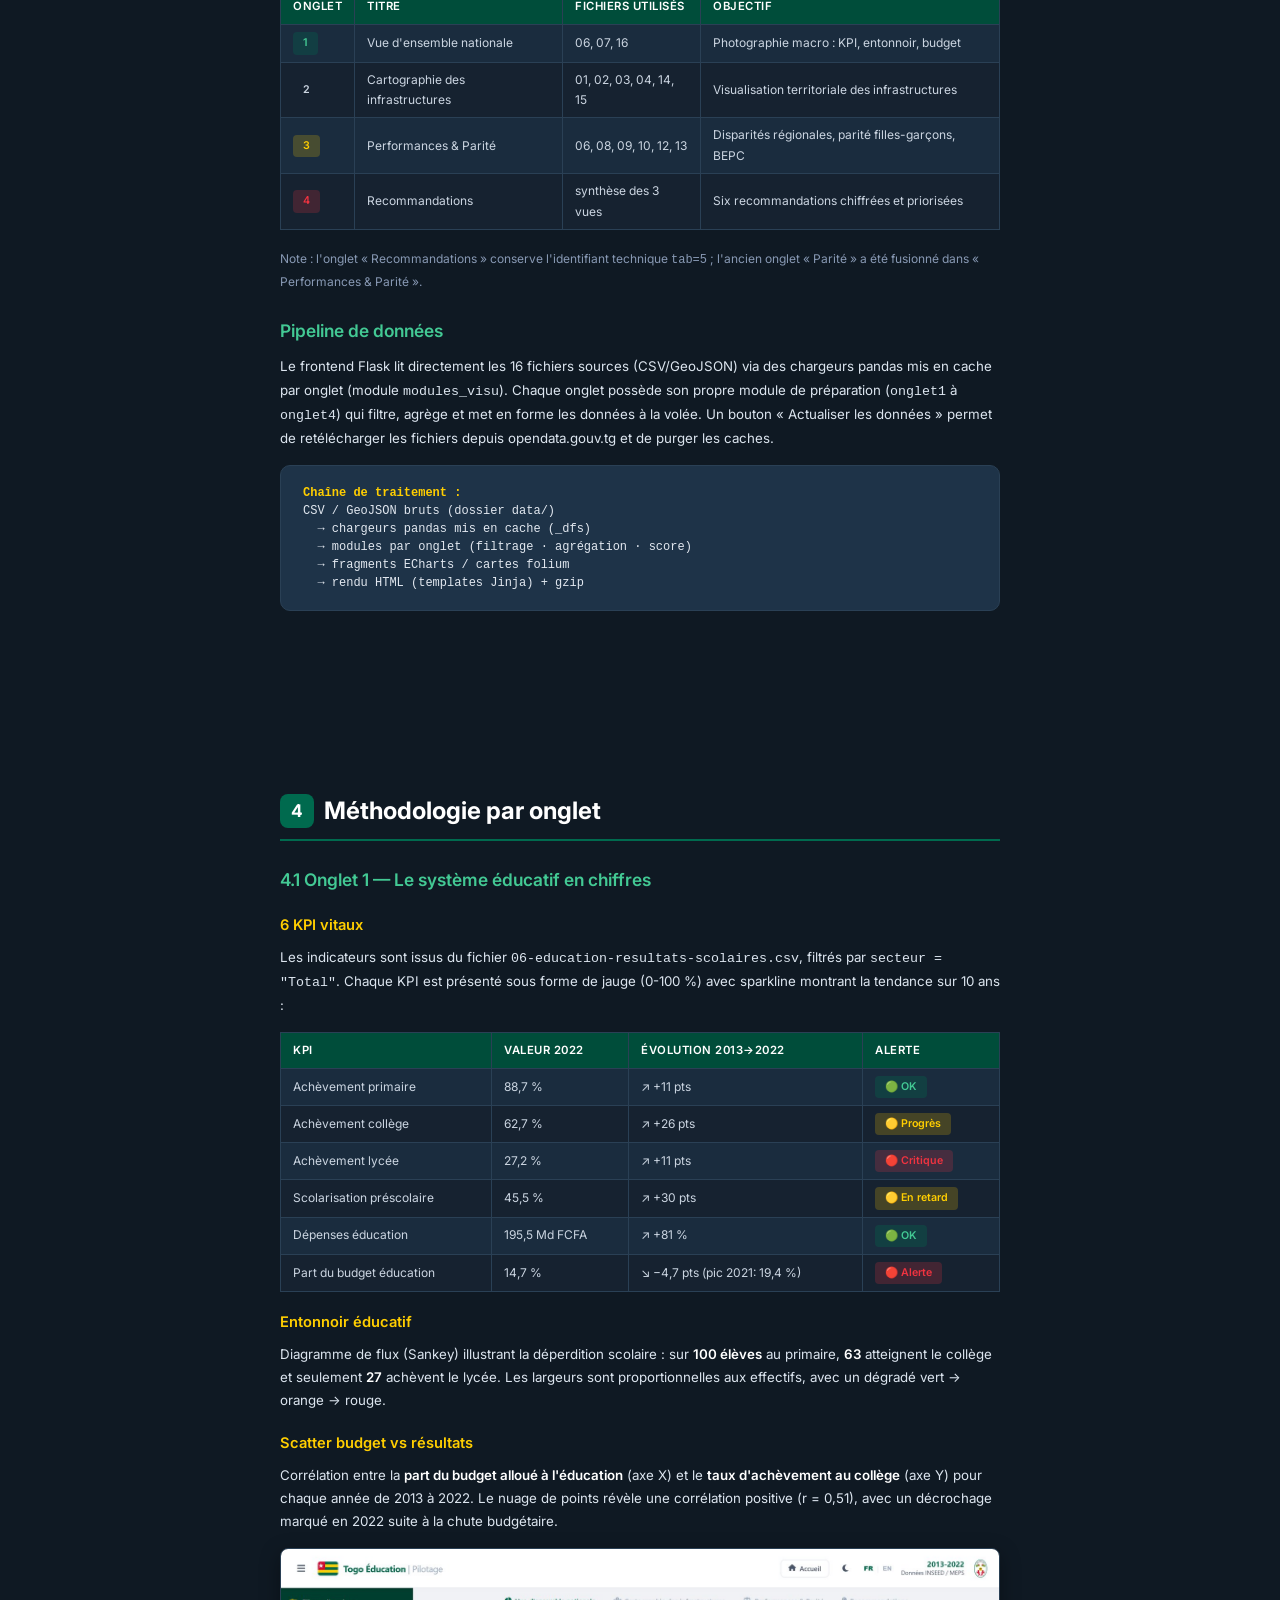
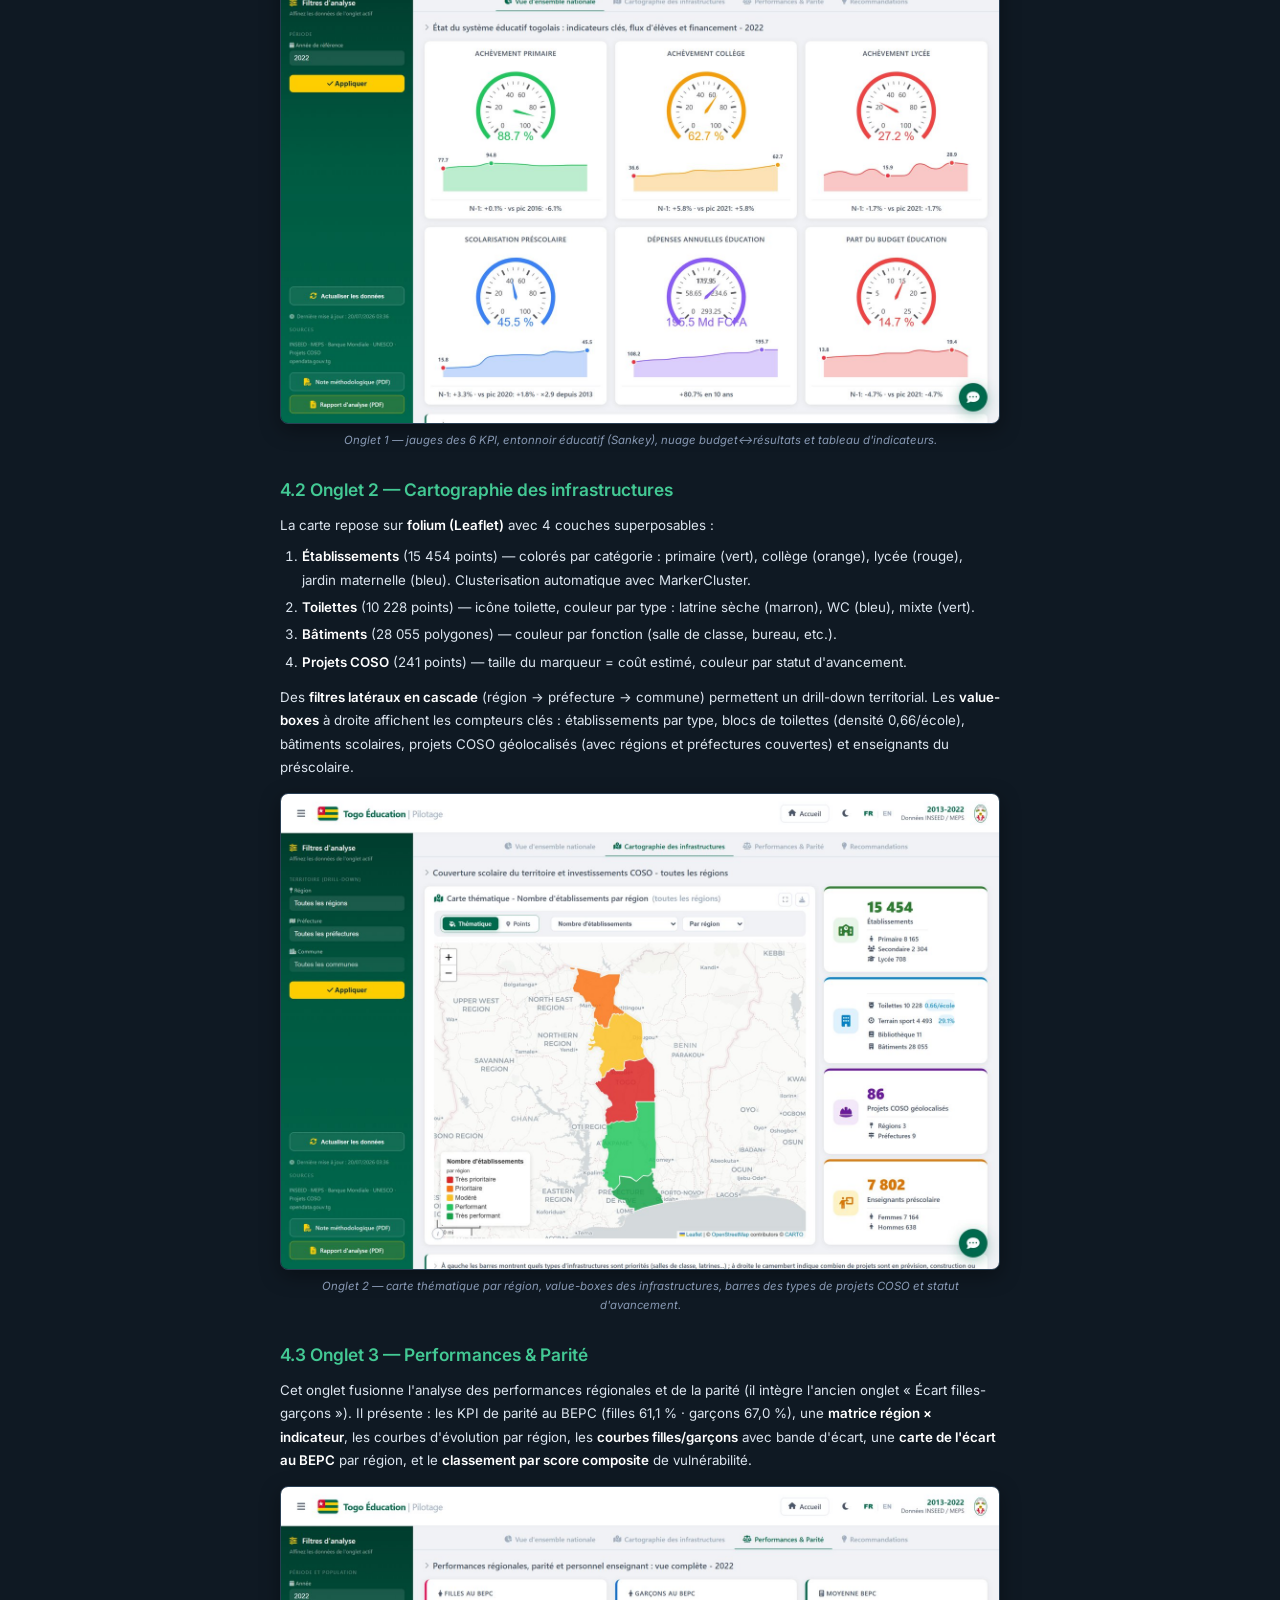
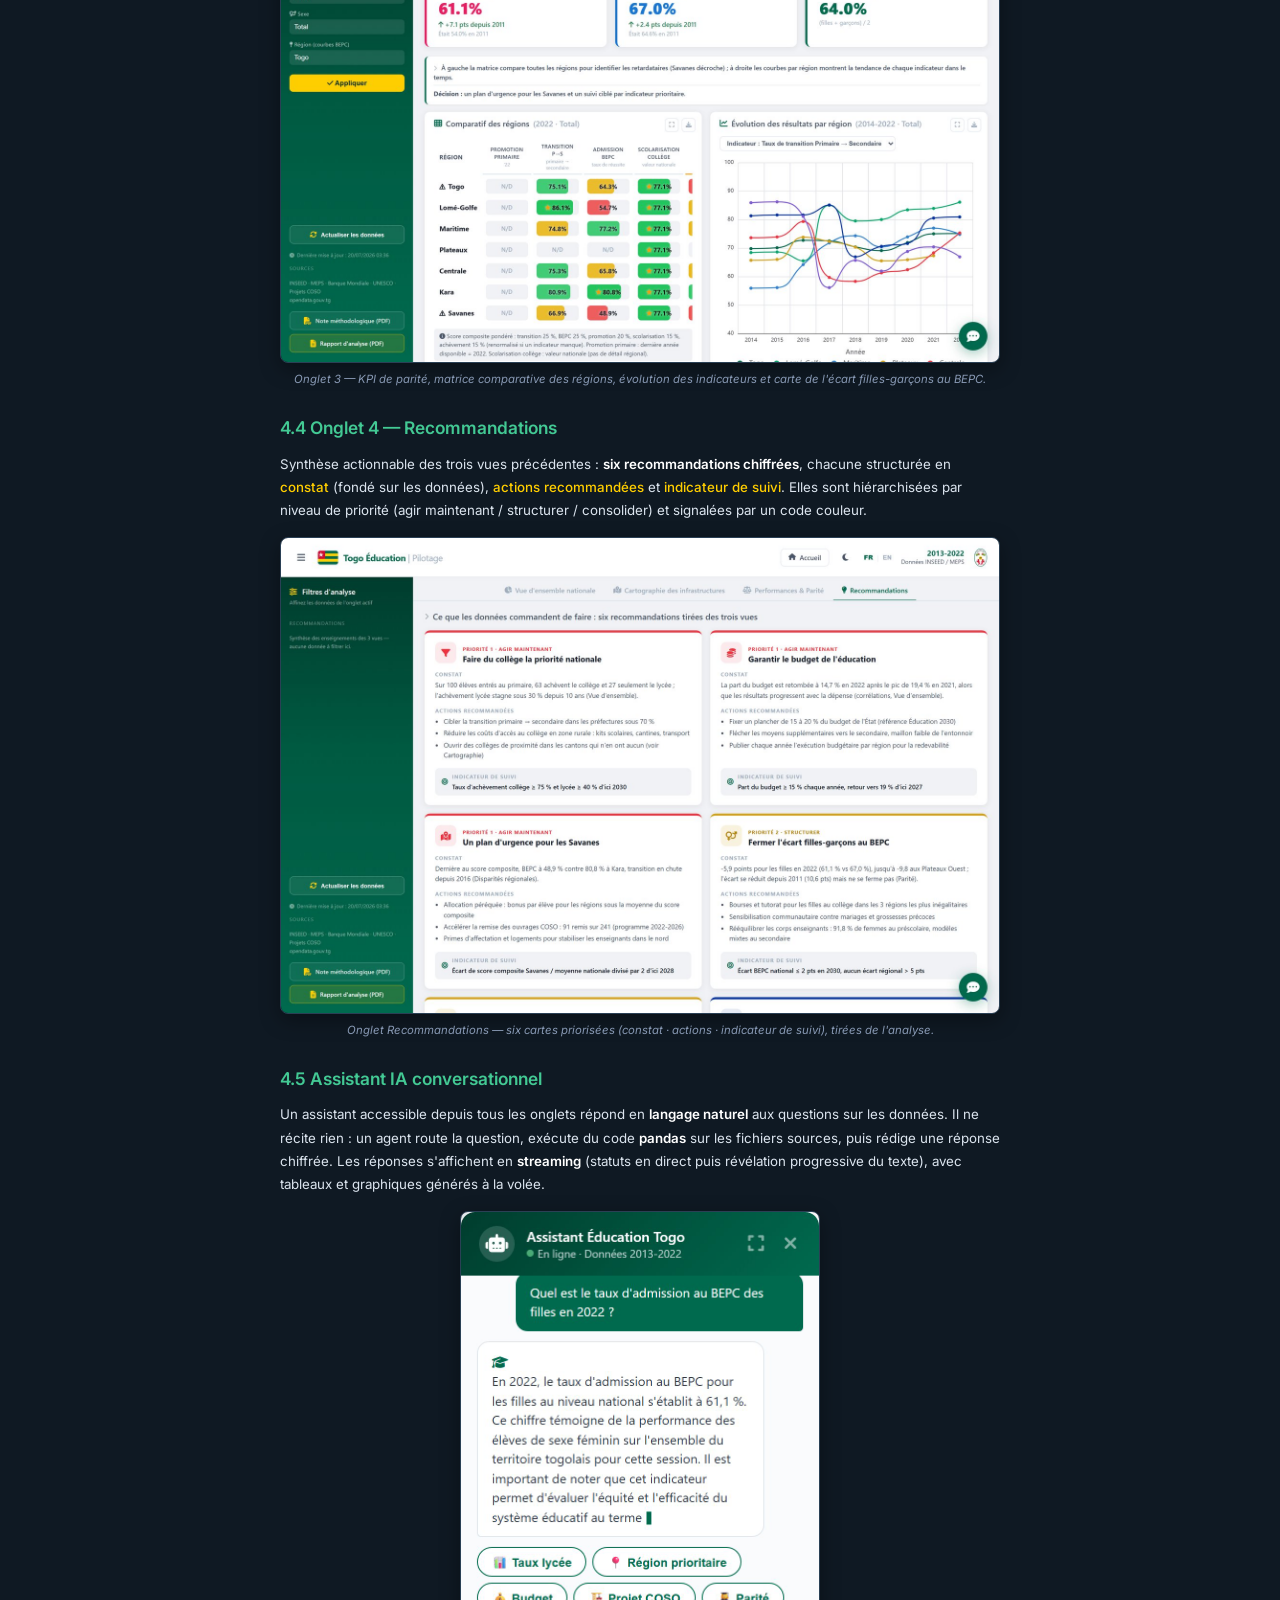
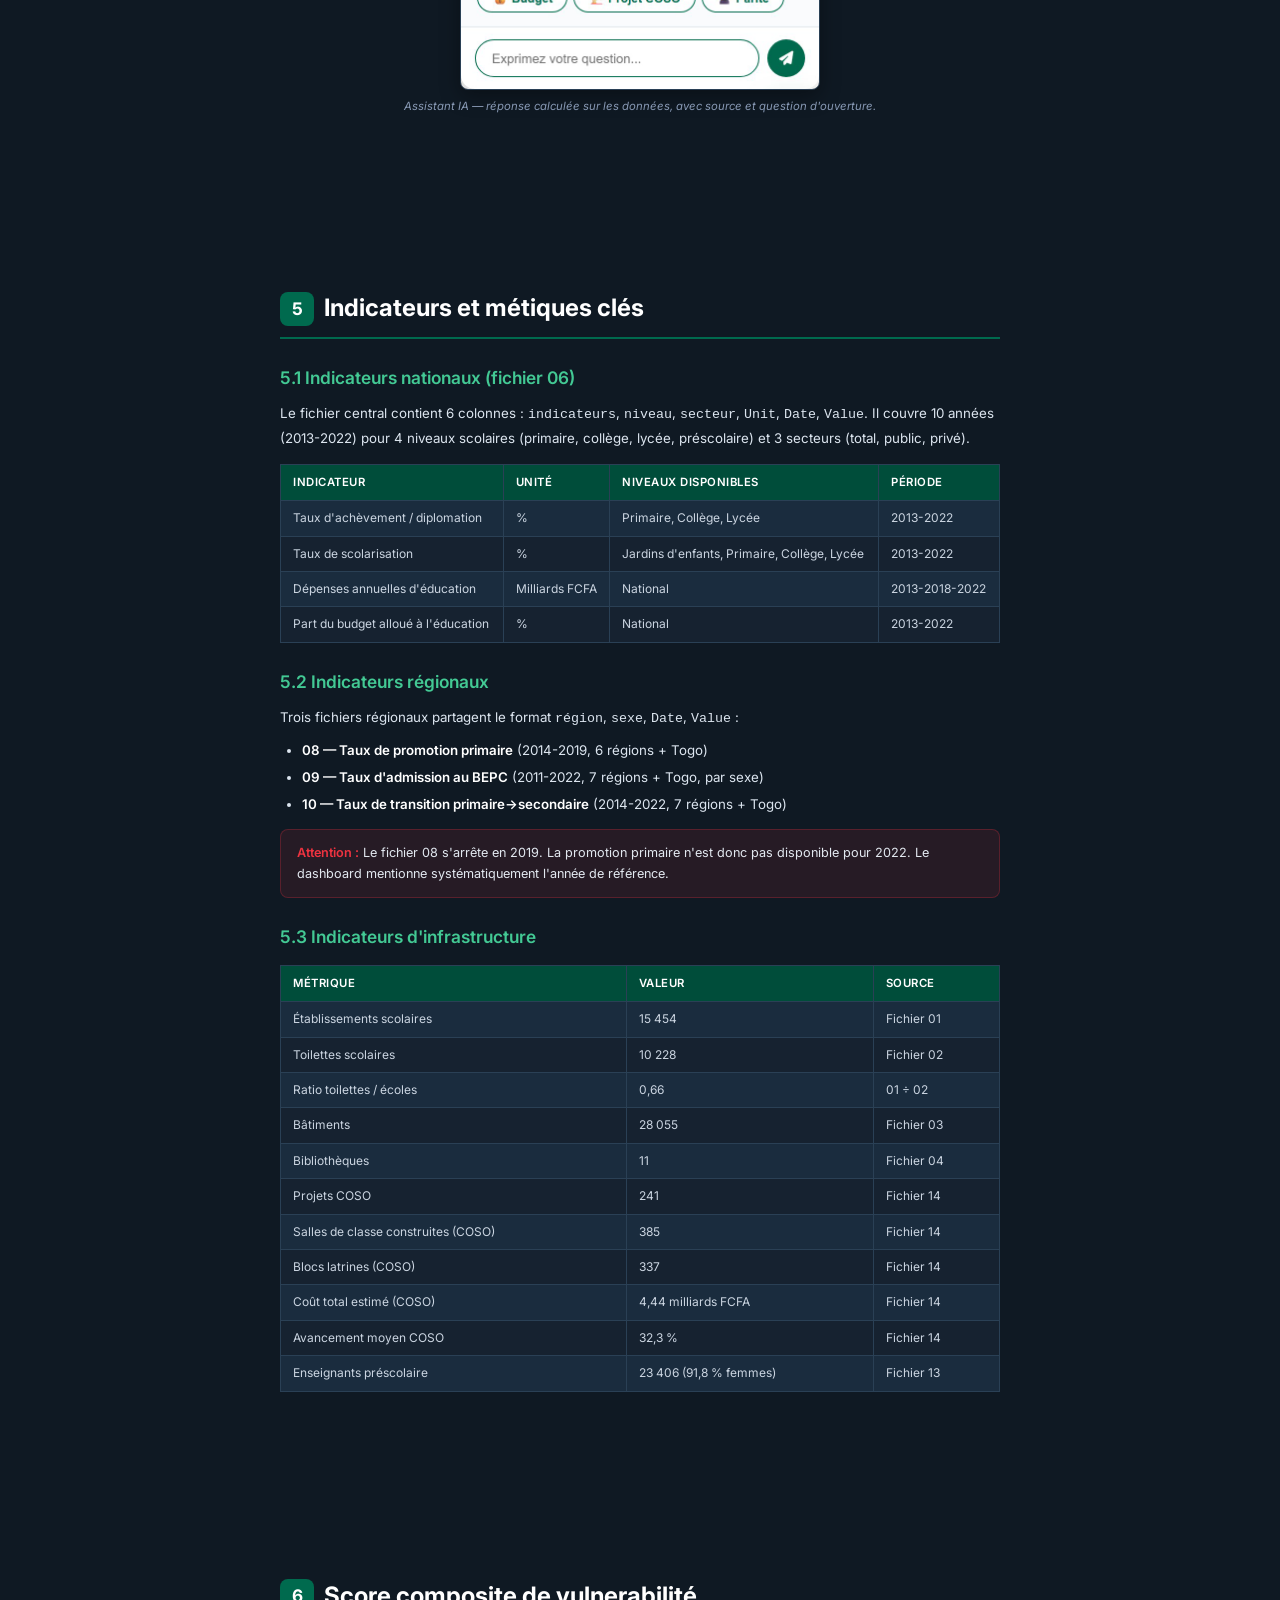
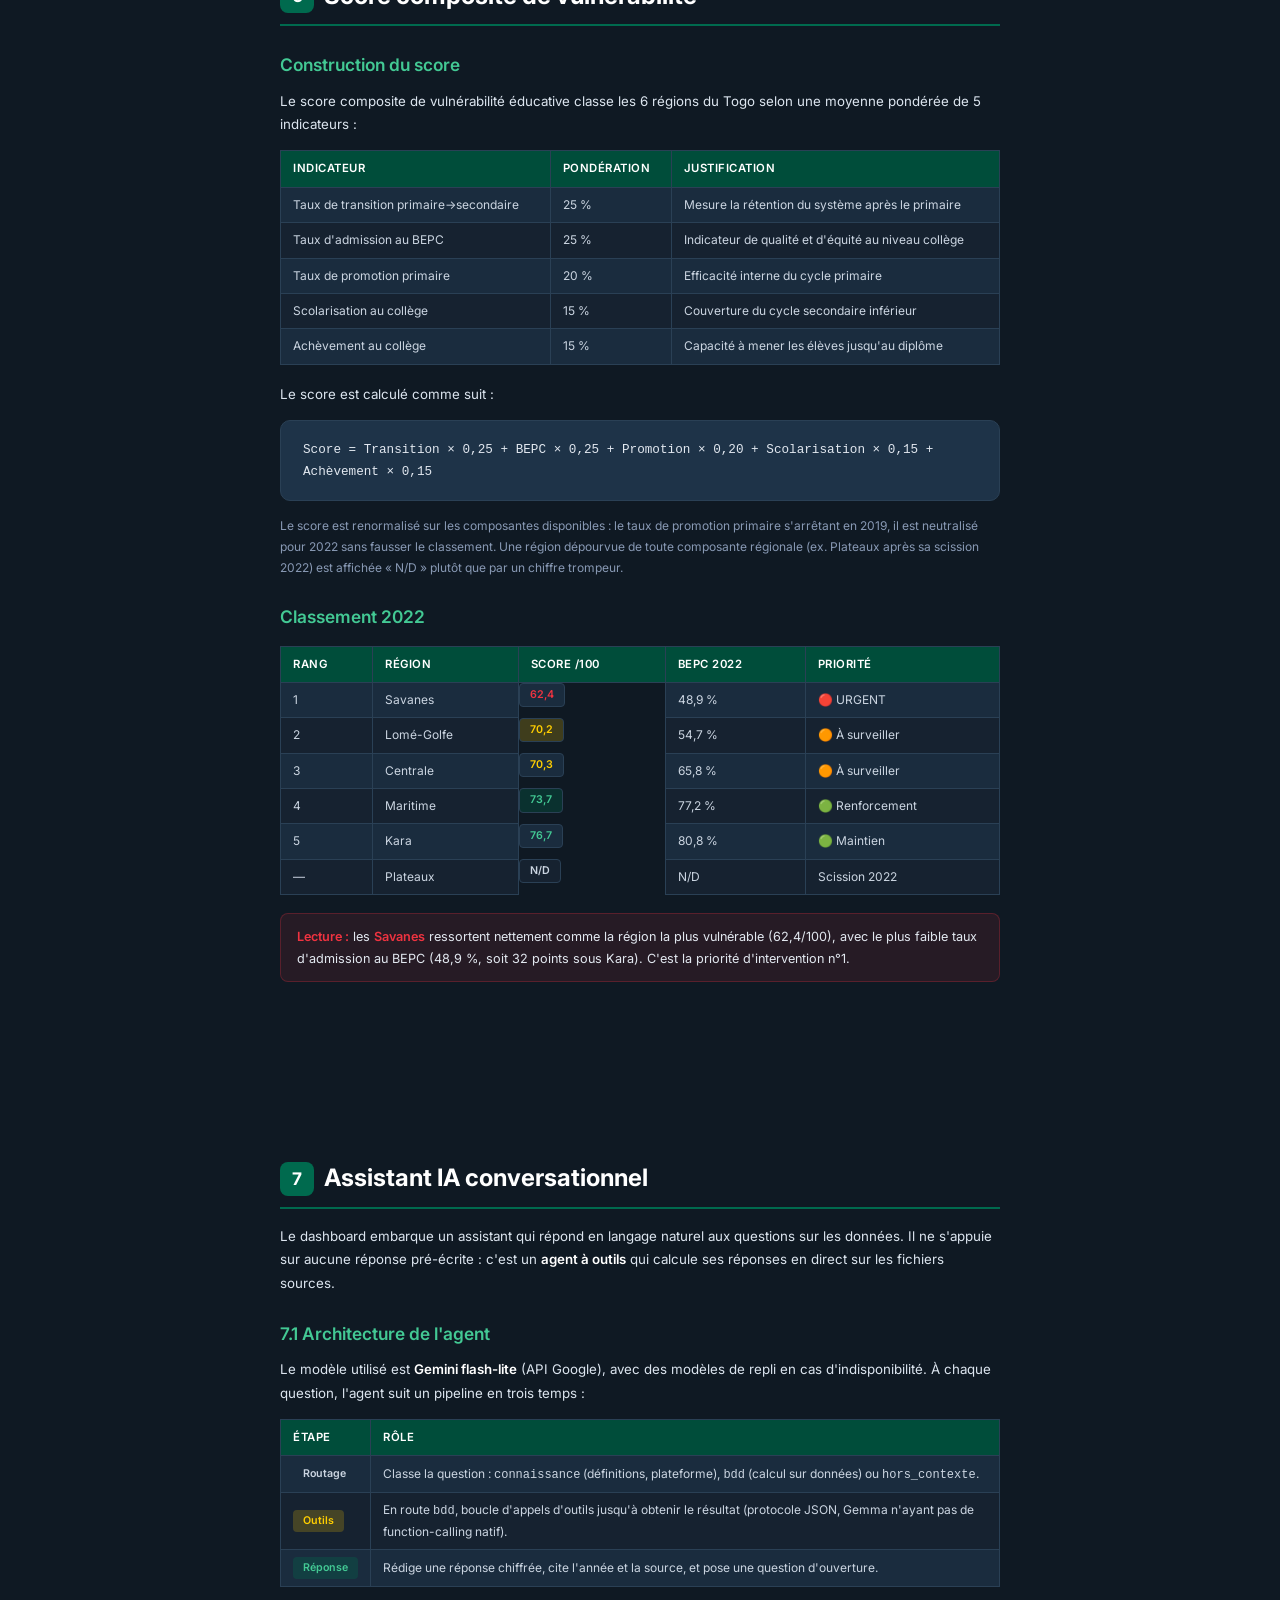
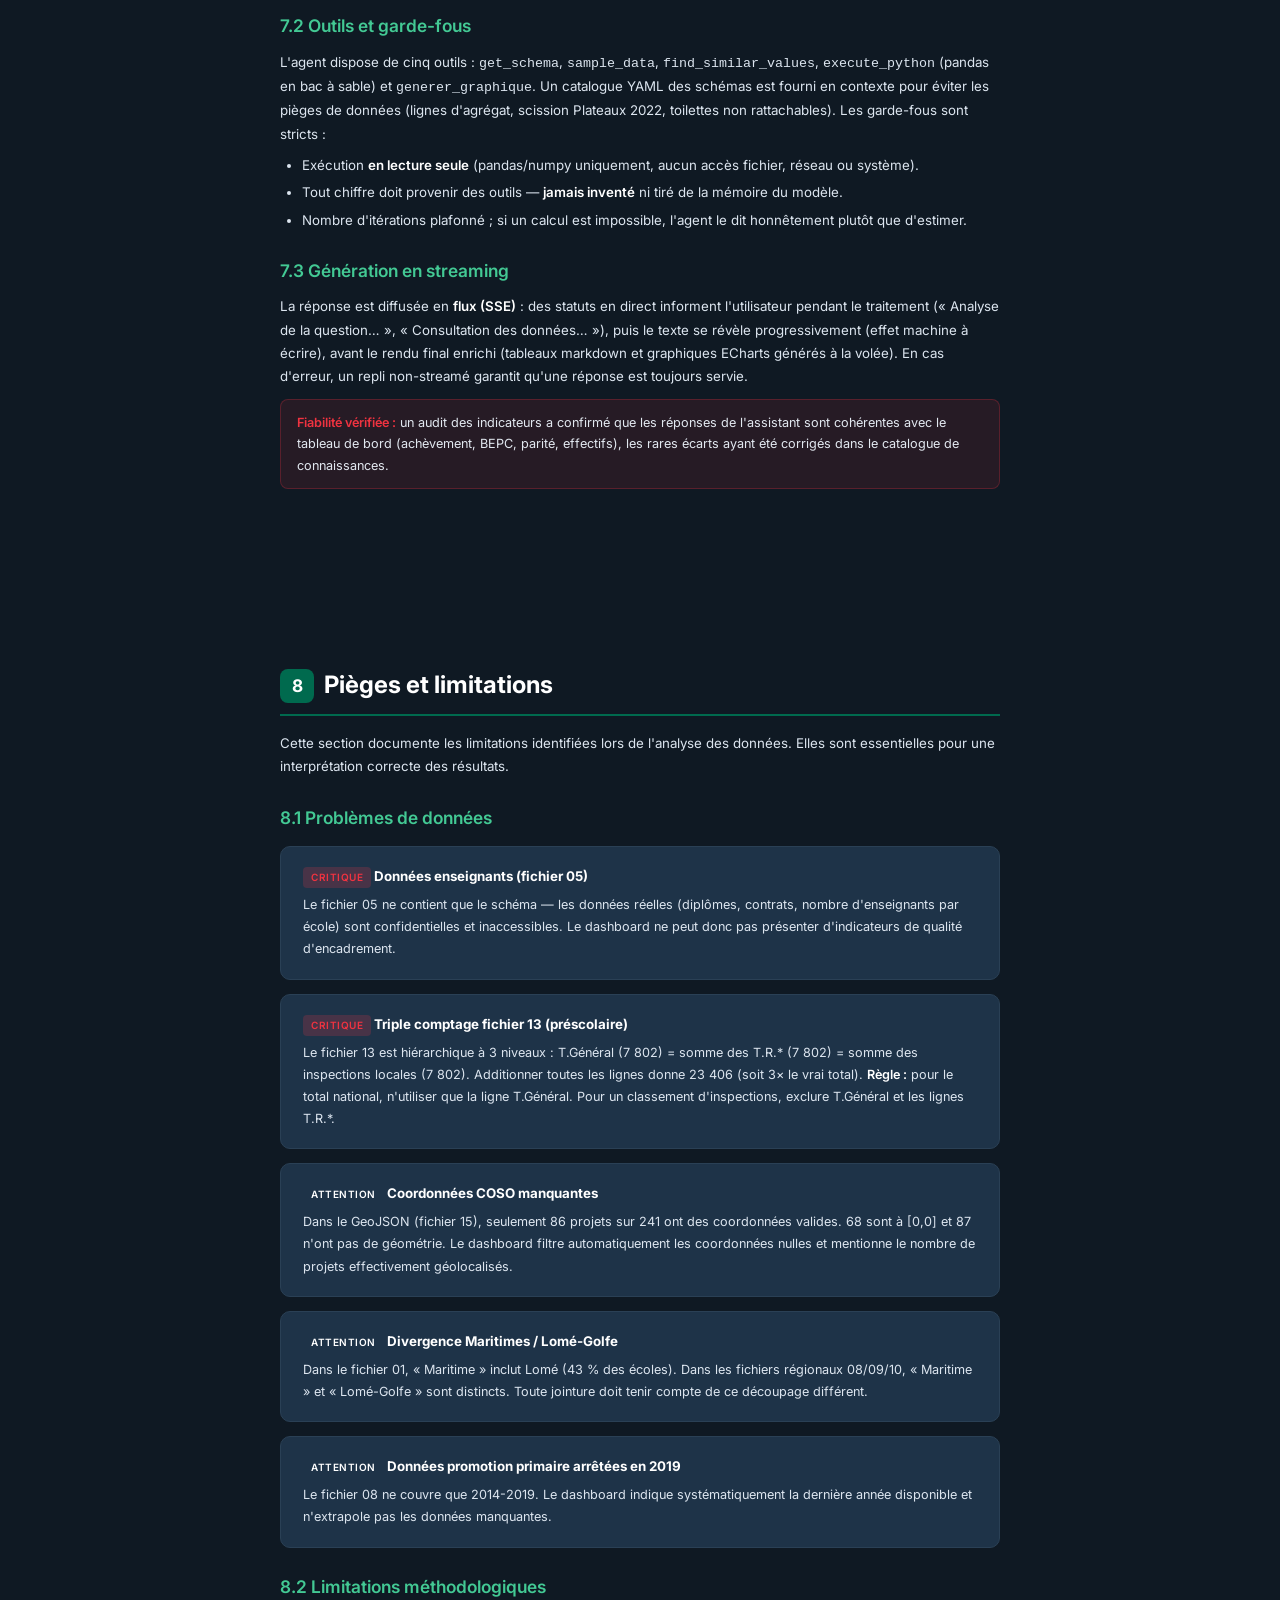
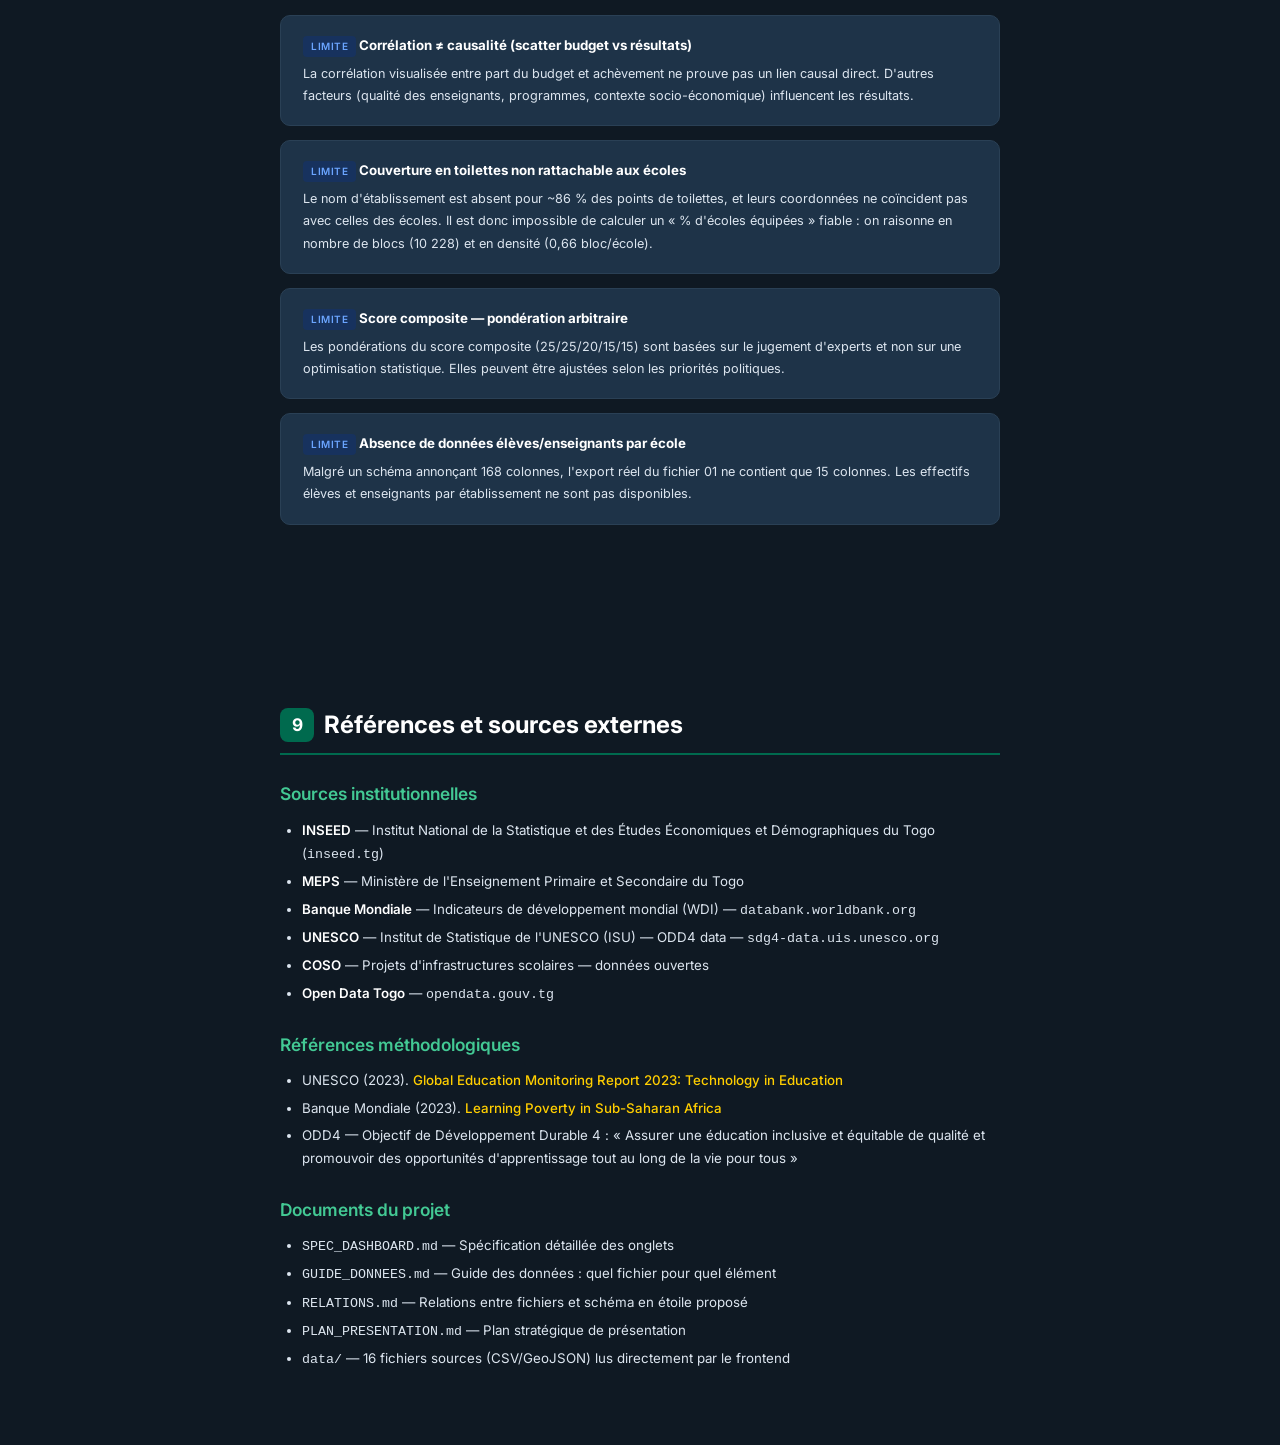
<file: tempp/methodologie.html>
<!DOCTYPE html>
<html lang="fr">
<head>
<meta charset="UTF-8">
<meta name="viewport" content="width=device-width,initial-scale=1.0">
<title>Note Méthodologique — Dashboard Éducation Togo</title>
<link rel="preconnect" href="https://fonts.googleapis.com">
<link href="https://fonts.googleapis.com/css2?family=Inter:wght@300;400;500;600;700;800;900&display=swap" rel="stylesheet">
<style>
* { margin: 0; padding: 0; box-sizing: border-box; }
:root {
  --vert: #006A4E;
  --vert-fonce: #004D3A;
  --vert-nuit: #002B20;
  --vert-clair: #E8F5E9;
  --or: #FFCE00;
  --rouge: #EF3340;
  --bleu: #0033A0;
  --rose: #e91e63;
  --bg: #0F1923;
  --bg2: #162230;
  --bg3: #1A2C3E;
  --surface: #1E3348;
  --text: #E2E8F0;
  --text-mute: #8899B4;
  --border: #2A4055;
  --accent: #43C994;
}

html { background: var(--bg); }
body {
  font-family: 'Inter', 'Segoe UI', system-ui, -apple-system, sans-serif;
  background: var(--bg);
  color: var(--text);
  line-height: 1.7;
  font-size: 10.5pt;
}

/* ===== COVER ===== */
.cover {
  min-height: 100vh;
  display: flex;
  flex-direction: column;
  justify-content: center;
  align-items: center;
  text-align: center;
  background: linear-gradient(160deg, #002B20 0%, #004D3A 30%, #006A4E 60%, #003D2E 100%);
  padding: 60px 40px;
  position: relative;
  overflow: hidden;
}
.cover::before {
  content: '';
  position: absolute;
  inset: 0;
  background: radial-gradient(ellipse at 30% 20%, rgba(255,206,0,0.08) 0%, transparent 60%),
              radial-gradient(ellipse at 70% 80%, rgba(239,51,64,0.06) 0%, transparent 50%);
}
.cover-badge {
  display: inline-block;
  background: rgba(255,255,255,0.12);
  border: 1px solid rgba(255,255,255,0.18);
  border-radius: 20px;
  padding: 6px 20px;
  font-size: 10px;
  font-weight: 600;
  color: var(--or);
  text-transform: uppercase;
  letter-spacing: 2px;
  margin-bottom: 24px;
}
.cover h1 {
  font-size: 32pt;
  font-weight: 800;
  color: white;
  line-height: 1.15;
  margin-bottom: 12px;
  max-width: 720px;
}
.cover h1 span { color: var(--or); }
.cover .subtitle {
  font-size: 13pt;
  font-weight: 400;
  color: rgba(255,255,255,0.7);
  margin-bottom: 32px;
  max-width: 560px;
}
.cover-meta {
  display: flex;
  gap: 40px;
  justify-content: center;
  flex-wrap: wrap;
  margin-top: 8px;
}
.cover-meta .meta-item {
  text-align: center;
}
.cover-meta .meta-label {
  font-size: 8.5pt;
  text-transform: uppercase;
  letter-spacing: 1px;
  color: rgba(255,255,255,0.5);
  font-weight: 500;
}
.cover-meta .meta-value {
  font-size: 11pt;
  font-weight: 600;
  color: white;
  margin-top: 2px;
}

.cover-line {
  width: 60px;
  height: 3px;
  background: var(--or);
  border-radius: 2px;
  margin: 16px auto;
}

.page-break { page-break-before: always; }

/* ===== Captures d'écran ===== */
.shot { margin: 14px 0 6px; page-break-inside: avoid; }
.shot img { width: 100%; border: 1px solid var(--border); border-radius: 8px; display: block;
  box-shadow: 0 6px 20px rgba(0,0,0,0.35); }
.shot figcaption { font-size: 8.5pt; color: var(--text-mute); margin-top: 7px;
  font-style: italic; text-align: center; }
.shot.small img { max-width: 360px; margin: 0 auto; }

/* ===== CONTENT ===== */
.content-wrap {
  max-width: 820px;
  margin: 0 auto;
  padding: 50px 50px 80px;
}

h2 {
  font-size: 18pt;
  font-weight: 700;
  color: white;
  margin: 36px 0 16px;
  padding-bottom: 8px;
  border-bottom: 2px solid var(--vert);
  display: flex;
  align-items: center;
  gap: 10px;
}
h2 .num {
  display: inline-flex;
  align-items: center;
  justify-content: center;
  width: 34px;
  height: 34px;
  border-radius: 8px;
  background: var(--vert);
  color: white;
  font-size: 13pt;
  font-weight: 700;
  flex-shrink: 0;
}

h3 {
  font-size: 13pt;
  font-weight: 600;
  color: var(--accent);
  margin: 24px 0 10px;
}

h4 {
  font-size: 11pt;
  font-weight: 600;
  color: var(--or);
  margin: 18px 0 8px;
}

p, li {
  font-size: 10pt;
  line-height: 1.75;
  color: #DCE5EF;
  margin-bottom: 8px;
}

ul, ol { padding-left: 22px; margin: 8px 0 12px; }
li { margin-bottom: 4px; }

strong { color: white; font-weight: 600; }
em { color: var(--or); font-style: normal; font-weight: 500; }

/* ===== TABLES ===== */
table {
  width: 100%;
  border-collapse: collapse;
  margin: 14px 0 18px;
  font-size: 9pt;
}
th {
  background: var(--vert-fonce);
  color: white;
  font-weight: 600;
  text-align: left;
  padding: 8px 12px;
  border: 1px solid var(--border);
  font-size: 8.5pt;
  text-transform: uppercase;
  letter-spacing: 0.5px;
}
td {
  padding: 7px 12px;
  border: 1px solid var(--border);
  color: #CBD5E1;
  background: var(--bg2);
}
tr:nth-child(even) td { background: var(--bg3); }

/* ===== CARDS ===== */
.card {
  background: var(--surface);
  border: 1px solid var(--border);
  border-radius: 10px;
  padding: 18px 22px;
  margin: 14px 0;
}
.card-title {
  font-size: 10pt;
  font-weight: 700;
  color: white;
  margin-bottom: 6px;
}

.badge {
  display: inline-block;
  padding: 2px 10px;
  border-radius: 4px;
  font-size: 8pt;
  font-weight: 600;
}
.badge-vert { background: rgba(0,106,78,0.3); color: #43C994; }
.badge-or { background: rgba(255,206,0,0.2); color: var(--or); }
.badge-rouge { background: rgba(239,51,64,0.2); color: var(--rouge); }

.grid-2 {
  display: grid;
  grid-template-columns: 1fr 1fr;
  gap: 14px;
  margin: 12px 0;
}

@media print {
  .cover { min-height: 100vh; }
  /* On CONSERVE le thème sombre à l'impression : le texte est clair et
     ne serait pas lisible sur un fond blanc. */
  html, body { background: var(--bg) !important; -webkit-print-color-adjust: exact; print-color-adjust: exact; }
  body { font-size: 10pt; }
  .content-wrap { max-width: 720px; padding: 28px 24px 40px; }
}

/* ===== TOC ===== */
.toc { margin: 16px 0 24px; }
.toc-item {
  display: flex;
  align-items: center;
  gap: 12px;
  padding: 10px 14px;
  border-radius: 8px;
  background: var(--bg2);
  margin-bottom: 6px;
  border-left: 3px solid var(--vert);
  text-decoration: none;
  color: var(--text);
  font-size: 10pt;
  font-weight: 500;
}
.toc-item:hover { background: var(--surface); }
.toc-num {
  width: 28px;
  height: 28px;
  border-radius: 6px;
  background: var(--vert);
  color: white;
  font-weight: 700;
  font-size: 10pt;
  display: flex;
  align-items: center;
  justify-content: center;
  flex-shrink: 0;
}

/* ===== TAG ===== */
.tag {
  display: inline-block;
  padding: 2px 8px;
  border-radius: 4px;
  font-size: 7.5pt;
  font-weight: 600;
  text-transform: uppercase;
  letter-spacing: 0.5px;
}
.tag-dataset { background: rgba(0,106,78,0.3); color: #43C994; }
.tag-kpi { background: rgba(255,206,0,0.15); color: var(--or); }
.tag-alert { background: rgba(239,51,64,0.2); color: var(--rouge); }
.tag-info { background: rgba(0,51,160,0.25); color: #6BA5FF; }

.footer-note {
  margin-top: 40px;
  padding-top: 16px;
  border-top: 1px solid var(--border);
  font-size: 8pt;
  color: var(--text-mute);
  text-align: center;
}

.coverage-bar {
  display: flex;
  height: 20px;
  border-radius: 4px;
  overflow: hidden;
  margin: 6px 0;
  font-size: 8pt;
  font-weight: 600;
}
.coverage-bar .seg {
  display: flex;
  align-items: center;
  justify-content: center;
  color: white;
}
.seg-vert { background: var(--vert); }
.seg-or { background: #D4A017; }
.seg-rouge { background: var(--rouge); }
.seg-bleu { background: var(--bleu); }

.alert-box {
  background: rgba(239,51,64,0.1);
  border: 1px solid rgba(239,51,64,0.25);
  border-radius: 8px;
  padding: 12px 16px;
  margin: 10px 0;
  font-size: 9.5pt;
}
.alert-box strong { color: var(--rouge); }

.info-box {
  background: rgba(0,51,160,0.1);
  border: 1px solid rgba(0,51,160,0.2);
  border-radius: 8px;
  padding: 12px 16px;
  margin: 10px 0;
  font-size: 9.5pt;
}
.info-box strong { color: #6BA5FF; }

.spacer { height: 1px; }
</style>
</head>
<body>

<!-- ============ COVER ============ -->
<div class="cover">
  <div class="cover-badge">Défi Togo AI Lab</div>
  <div class="cover-line"></div>
  <h1>Note <span>Méthodologique</span></h1>
  <p class="subtitle">Dashboard de pilotage du système éducatif togolais — 2013-2022</p>
  <div class="cover-meta">
    <div class="meta-item">
      <div class="meta-label">Version</div>
      <div class="meta-value">2.1 — Juillet 2026</div>
    </div>
    <div class="meta-item">
      <div class="meta-label">Sources</div>
      <div class="meta-value">16 jeux de données</div>
    </div>
    <div class="meta-item">
      <div class="meta-label">Période</div>
      <div class="meta-value">1960 — 2023</div>
    </div>
    <div class="meta-item">
      <div class="meta-label">Indicateurs</div>
      <div class="meta-value">200+ suivis</div>
    </div>
  </div>
</div>

<!-- ============ TOC ============ -->
<div class="page-break"></div>
<div class="content-wrap">
  <h2><span class="num">S</span>Sommaire</h2>
  <div class="toc">
    <a class="toc-item" href="#s1"><span class="toc-num">1</span> Contexte et objectifs</a>
    <a class="toc-item" href="#s2"><span class="toc-num">2</span> Sources de données</a>
    <a class="toc-item" href="#s3"><span class="toc-num">3</span> Architecture du dashboard</a>
    <a class="toc-item" href="#s4"><span class="toc-num">4</span> Méthodologie par onglet</a>
    <a class="toc-item" href="#s5"><span class="toc-num">5</span> Indicateurs et métriques clés</a>
    <a class="toc-item" href="#s6"><span class="toc-num">6</span> Score composite de vulnérabilité</a>
    <a class="toc-item" href="#s7"><span class="toc-num">7</span> Assistant IA conversationnel</a>
    <a class="toc-item" href="#s8"><span class="toc-num">8</span> Pièges et limitations</a>
    <a class="toc-item" href="#s9"><span class="toc-num">9</span> Références et sources externes</a>
  </div>
</div>

<!-- ============ SECTION 1 ============ -->
<div class="page-break"></div>
<div class="content-wrap" id="s1">
  <h2><span class="num">1</span>Contexte et objectifs</h2>

  <h3>Pourquoi ce dashboard ?</h3>
  <p>Le <strong>Dashboard Éducation Togo</strong> est un outil de pilotage stratégique destiné aux décideurs du ministère de l'Enseignement primaire et secondaire (MEPS), aux partenaires techniques et financiers, et à la société civile. Il a été développé dans le cadre du <strong>Défi Togo AI Lab</strong>, initiative visant à exploiter les données ouvertes pour améliorer la planification éducative.</p>

  <p>Le système éducatif togolais scolarise plus de <strong>2,5 millions d'élèves</strong> répartis dans <strong>15 454 établissements</strong> sur l'ensemble du territoire. Malgré des progrès significatifs depuis 2013 — notamment un taux d'achèvement du collège passé de 36,6 % à 62,7 % — des disparités territoriales et de genre persistent, et la part du budget allouée à l'éducation a chuté de <strong>19,4 % (2021) à 14,7 % (2022)</strong>.</p>

  <h3>Objectifs</h3>
  <ol>
    <li><strong>Visualiser</strong> l'état du système éducatif à travers des indicateurs clés (KPI) actualisés</li>
    <li><strong>Cartographier</strong> les infrastructures scolaires et sanitaires sur l'ensemble du territoire</li>
    <li><strong>Comparer</strong> les performances des 6 régions et 39 préfectures</li>
    <li><strong>Analyser</strong> les disparités de genre dans l'accès à l'éducation</li>
    <li><strong>Guider</strong> les décisions d'investissement à l'aide d'un score composite de vulnérabilité</li>
  </ol>

  <h3>Périmètre</h3>
  <p>Le dashboard couvre la période <strong>2013-2022</strong> pour les indicateurs nationaux, avec des séries longues remontant jusqu'à <strong>1960</strong> (Banque Mondiale). Il intègre <strong>16 jeux de données</strong> issus de 6 sources différentes, allant des établissements scolaires aux projets d'infrastructure COSO, en passant par les résultats aux examens et les données budgétaires.</p>

  <div class="grid-2">
    <div class="card">
      <div class="card-title">📊 4 onglets interactifs</div>
      <p style="font-size:9pt;margin:0">Vue d'ensemble nationale, cartographie des infrastructures, performances &amp; parité, recommandations</p>
    </div>
    <div class="card">
      <div class="card-title">🤖 Assistant IA intégré</div>
      <p style="font-size:9pt;margin:0">Chat en langage naturel, réponses calculées sur les données en streaming · Interface bilingue FR/EN, mode sombre</p>
    </div>
  </div>

  <figure class="shot">
    <img src="assets/accueil.jpg" alt="Page d'accueil du dashboard">
    <figcaption>Page d'accueil — hero, chiffres clés et accès aux quatre vues du tableau de bord.</figcaption>
  </figure>
</div>

<!-- ============ SECTION 2 ============ -->
<div class="page-break"></div>
<div class="content-wrap" id="s2">
  <h2><span class="num">2</span>Sources de données</h2>

  <p>Le dashboard s'appuie sur <strong>16 jeux de données</strong> structurés, dont 14 fichiers CSV, 1 fichier GeoJSON et 1 fichier de schéma. Ces données proviennent de sources officielles togolaises et internationales.</p>

  <table>
    <tr><th>#</th><th>Fichier</th><th>Contenu</th><th>Source</th><th>Lignes</th></tr>
    <tr><td>01</td><td>etablissements-scolaires.csv</td><td>15 454 écoles géolocalisées</td><td>MEPS</td><td>15 455</td></tr>
    <tr><td>02</td><td>toilettes-scolaires.csv</td><td>10 228 toilettes géolocalisées</td><td>MEPS</td><td>10 229</td></tr>
    <tr><td>03</td><td>batiments-electrification.csv</td><td>28 055 bâtiments (polygones)</td><td>MEPS</td><td>28 056</td></tr>
    <tr><td>04</td><td>bibliotheques.csv</td><td>11 bibliothèques scolaires</td><td>MEPS</td><td>12</td></tr>
    <tr><td>05</td><td>professeurs-schema.csv</td><td>Schéma — données privées</td><td>MEPS</td><td>46</td></tr>
    <tr><td>06</td><td>education-resultats-scolaires.csv</td><td>Indicateurs nationaux 2013-2022</td><td>INSEED/MEPS</td><td>482</td></tr>
    <tr><td>07</td><td>sdg4-data-togo.csv</td><td>Indicateurs ODD4 UNESCO 1970-2023</td><td>UNESCO</td><td>6 102</td></tr>
    <tr><td>08</td><td>taux-promotion-primaire-region.csv</td><td>Promotion primaire par région 2014-2019</td><td>MEPS</td><td>127</td></tr>
    <tr><td>09</td><td>admission-bepc-region-sexe.csv</td><td>BEPC par région et sexe 2011-2022</td><td>MEPS</td><td>256</td></tr>
    <tr><td>10</td><td>transition-primaire-secondaire.csv</td><td>Transition primaire→secondaire 2014-2022</td><td>MEPS</td><td>193</td></tr>
    <tr><td>11</td><td>adolescents-non-scolarises.csv</td><td>% ados hors école 1960-2023</td><td>Banque Mondiale</td><td>65</td></tr>
    <tr><td>12</td><td>statistiques-secondaire.csv</td><td>Effectifs bruts secondaire 2015</td><td>MEPS</td><td>155</td></tr>
    <tr><td>13</td><td>enseignants-prescolaire-inspection.csv</td><td>Enseignants préscolaire par inspection</td><td>MEPS</td><td>211</td></tr>
    <tr><td>14</td><td>projet-coso-education.csv</td><td>241 microprojets COSO (tabulaire)</td><td>COSO/MEPS</td><td>244</td></tr>
    <tr><td>15</td><td>projet-coso-education.geojson</td><td>241 projets COSO géolocalisés</td><td>COSO/MEPS</td><td>241 features</td></tr>
    <tr><td>16</td><td>education-togo-banque-mondiale.csv</td><td>200+ indicateurs BM 1960-2023</td><td>Banque Mondiale</td><td>17 225</td></tr>
  </table>

  <div class="alert-box">
    <strong>Note :</strong> Le fichier 05 (Professeurs) n'est qu'un schéma — les données réelles sont confidentielles et nécessitent une demande auprès du Ministère.
  </div>
</div>

<!-- ============ SECTION 3 ============ -->
<div class="page-break"></div>
<div class="content-wrap" id="s3">
  <h2><span class="num">3</span>Architecture du dashboard</h2>

  <h3>Stack technologique</h3>
  <div class="grid-2">
    <div class="card">
      <div class="card-title">Backend</div>
      <p style="font-size:9pt;margin:0">Flask (Python) · pandas · geopandas · gunicorn</p>
    </div>
    <div class="card">
      <div class="card-title">Frontend</div>
      <p style="font-size:9pt;margin:0">pyecharts (ECharts) · folium (Leaflet) · HTML/CSS/JS · Font Awesome</p>
    </div>
    <div class="card">
      <div class="card-title">Assistant IA</div>
      <p style="font-size:9pt;margin:0">API Gemini (gemini-flash-lite) · agent à outils pandas · streaming SSE</p>
    </div>
    <div class="card">
      <div class="card-title">Déploiement</div>
      <p style="font-size:9pt;margin:0">Docker · Railway · gunicorn (gthread)</p>
    </div>
  </div>

  <h3>Structure des onglets</h3>

  <table>
    <tr><th>Onglet</th><th>Titre</th><th>Fichiers utilisés</th><th>Objectif</th></tr>
    <tr>
      <td><span class="badge badge-vert">1</span></td>
      <td>Vue d'ensemble nationale</td>
      <td>06, 07, 16</td>
      <td>Photographie macro : KPI, entonnoir, budget</td>
    </tr>
    <tr>
      <td><span class="badge badge-info">2</span></td>
      <td>Cartographie des infrastructures</td>
      <td>01, 02, 03, 04, 14, 15</td>
      <td>Visualisation territoriale des infrastructures</td>
    </tr>
    <tr>
      <td><span class="badge badge-or">3</span></td>
      <td>Performances &amp; Parité</td>
      <td>06, 08, 09, 10, 12, 13</td>
      <td>Disparités régionales, parité filles-garçons, BEPC</td>
    </tr>
    <tr>
      <td><span class="badge badge-rouge">4</span></td>
      <td>Recommandations</td>
      <td>synthèse des 3 vues</td>
      <td>Six recommandations chiffrées et priorisées</td>
    </tr>
  </table>
  <p style="font-size:9pt;color:var(--text-mute);margin-top:2px">Note : l'onglet « Recommandations » conserve l'identifiant technique <code>tab=5</code> ; l'ancien onglet « Parité » a été fusionné dans « Performances &amp; Parité ».</p>

  <h3>Pipeline de données</h3>
  <p>Le frontend Flask lit directement les 16 fichiers sources (CSV/GeoJSON) via des chargeurs pandas mis en cache par onglet (module <code>modules_visu</code>). Chaque onglet possède son propre module de préparation (<code>onglet1</code> à <code>onglet4</code>) qui filtre, agrège et met en forme les données à la volée. Un bouton « Actualiser les données » permet de retélécharger les fichiers depuis opendata.gouv.tg et de purger les caches.</p>

  <div class="card" style="font-size:9pt;font-family:monospace;line-height:1.5">
    <strong style="color:var(--or)">Chaîne de traitement :</strong><br>
    CSV / GeoJSON bruts (dossier data/)<br>
    &nbsp;&nbsp;→ chargeurs pandas mis en cache (_dfs)<br>
    &nbsp;&nbsp;→ modules par onglet (filtrage · agrégation · score)<br>
    &nbsp;&nbsp;→ fragments ECharts / cartes folium<br>
    &nbsp;&nbsp;→ rendu HTML (templates Jinja) + gzip
  </div>
</div>

<!-- ============ SECTION 4 ============ -->
<div class="page-break"></div>
<div class="content-wrap" id="s4">
  <h2><span class="num">4</span>Méthodologie par onglet</h2>

  <h3>4.1 Onglet 1 — Le système éducatif en chiffres</h3>

  <h4>6 KPI vitaux</h4>
  <p>Les indicateurs sont issus du fichier <code>06-education-resultats-scolaires.csv</code>, filtrés par <code>secteur = "Total"</code>. Chaque KPI est présenté sous forme de jauge (0-100 %) avec sparkline montrant la tendance sur 10 ans :</p>

  <table>
    <tr><th>KPI</th><th>Valeur 2022</th><th>Évolution 2013→2022</th><th>Alerte</th></tr>
    <tr><td>Achèvement primaire</td><td>88,7 %</td><td>↗ +11 pts</td><td><span class="badge badge-vert">🟢 OK</span></td></tr>
    <tr><td>Achèvement collège</td><td>62,7 %</td><td>↗ +26 pts</td><td><span class="badge badge-or">🟡 Progrès</span></td></tr>
    <tr><td>Achèvement lycée</td><td>27,2 %</td><td>↗ +11 pts</td><td><span class="badge badge-rouge">🔴 Critique</span></td></tr>
    <tr><td>Scolarisation préscolaire</td><td>45,5 %</td><td>↗ +30 pts</td><td><span class="badge badge-or">🟡 En retard</span></td></tr>
    <tr><td>Dépenses éducation</td><td>195,5 Md FCFA</td><td>↗ +81 %</td><td><span class="badge badge-vert">🟢 OK</span></td></tr>
    <tr><td>Part du budget éducation</td><td>14,7 %</td><td>↘ −4,7 pts (pic 2021: 19,4 %)</td><td><span class="badge badge-rouge">🔴 Alerte</span></td></tr>
  </table>

  <h4>Entonnoir éducatif</h4>
  <p>Diagramme de flux (Sankey) illustrant la déperdition scolaire : sur <strong>100 élèves</strong> au primaire, <strong>63</strong> atteignent le collège et seulement <strong>27</strong> achèvent le lycée. Les largeurs sont proportionnelles aux effectifs, avec un dégradé vert → orange → rouge.</p>

  <h4>Scatter budget vs résultats</h4>
  <p>Corrélation entre la <strong>part du budget alloué à l'éducation</strong> (axe X) et le <strong>taux d'achèvement au collège</strong> (axe Y) pour chaque année de 2013 à 2022. Le nuage de points révèle une corrélation positive (r&nbsp;=&nbsp;0,51), avec un décrochage marqué en 2022 suite à la chute budgétaire.</p>

  <figure class="shot">
    <img src="assets/onglet1.jpg" alt="Onglet 1 — Vue d'ensemble nationale">
    <figcaption>Onglet 1 — jauges des 6 KPI, entonnoir éducatif (Sankey), nuage budget↔résultats et tableau d'indicateurs.</figcaption>
  </figure>

  <h3>4.2 Onglet 2 — Cartographie des infrastructures</h3>

  <p>La carte repose sur <strong>folium (Leaflet)</strong> avec 4 couches superposables :</p>
  <ol>
    <li><strong>Établissements</strong> (15 454 points) — colorés par catégorie : primaire (vert), collège (orange), lycée (rouge), jardin maternelle (bleu). Clusterisation automatique avec MarkerCluster.</li>
    <li><strong>Toilettes</strong> (10 228 points) — icône toilette, couleur par type : latrine sèche (marron), WC (bleu), mixte (vert).</li>
    <li><strong>Bâtiments</strong> (28 055 polygones) — couleur par fonction (salle de classe, bureau, etc.).</li>
    <li><strong>Projets COSO</strong> (241 points) — taille du marqueur = coût estimé, couleur par statut d'avancement.</li>
  </ol>

  <p>Des <strong>filtres latéraux en cascade</strong> (région → préfecture → commune) permettent un drill-down territorial. Les <strong>value-boxes</strong> à droite affichent les compteurs clés : établissements par type, blocs de toilettes (densité 0,66/école), bâtiments scolaires, projets COSO géolocalisés (avec régions et préfectures couvertes) et enseignants du préscolaire.</p>

  <figure class="shot">
    <img src="assets/onglet2.jpg" alt="Onglet 2 — Cartographie des infrastructures">
    <figcaption>Onglet 2 — carte thématique par région, value-boxes des infrastructures, barres des types de projets COSO et statut d'avancement.</figcaption>
  </figure>

  <h3>4.3 Onglet 3 — Performances &amp; Parité</h3>
  <p>Cet onglet fusionne l'analyse des performances régionales et de la parité (il intègre l'ancien onglet « Écart filles-garçons »). Il présente&nbsp;: les KPI de parité au BEPC (filles 61,1&nbsp;% · garçons 67,0&nbsp;%), une <strong>matrice région × indicateur</strong>, les courbes d'évolution par région, les <strong>courbes filles/garçons</strong> avec bande d'écart, une <strong>carte de l'écart au BEPC</strong> par région, et le <strong>classement par score composite</strong> de vulnérabilité.</p>

  <figure class="shot">
    <img src="assets/onglet3.jpg" alt="Onglet 3 — Performances et Parité">
    <figcaption>Onglet 3 — KPI de parité, matrice comparative des régions, évolution des indicateurs et carte de l'écart filles-garçons au BEPC.</figcaption>
  </figure>

  <h3>4.4 Onglet 4 — Recommandations</h3>
  <p>Synthèse actionnable des trois vues précédentes&nbsp;: <strong>six recommandations chiffrées</strong>, chacune structurée en <em>constat</em> (fondé sur les données), <em>actions recommandées</em> et <em>indicateur de suivi</em>. Elles sont hiérarchisées par niveau de priorité (agir maintenant / structurer / consolider) et signalées par un code couleur.</p>

  <figure class="shot">
    <img src="assets/onglet5.jpg" alt="Onglet 4 — Recommandations">
    <figcaption>Onglet Recommandations — six cartes priorisées (constat · actions · indicateur de suivi), tirées de l'analyse.</figcaption>
  </figure>

  <h3>4.5 Assistant IA conversationnel</h3>
  <p>Un assistant accessible depuis tous les onglets répond en <strong>langage naturel</strong> aux questions sur les données. Il ne récite rien&nbsp;: un agent route la question, exécute du code <strong>pandas</strong> sur les fichiers sources, puis rédige une réponse chiffrée. Les réponses s'affichent en <strong>streaming</strong> (statuts en direct puis révélation progressive du texte), avec tableaux et graphiques générés à la volée.</p>

  <figure class="shot small">
    <img src="assets/chat.jpg" alt="Assistant IA">
    <figcaption>Assistant IA — réponse calculée sur les données, avec source et question d'ouverture.</figcaption>
  </figure>
</div>

<!-- ============ SECTION 5 ============ -->
<div class="page-break"></div>
<div class="content-wrap" id="s5">
  <h2><span class="num">5</span>Indicateurs et métiques clés</h2>

  <h3>5.1 Indicateurs nationaux (fichier 06)</h3>
  <p>Le fichier central contient 6 colonnes : <code>indicateurs</code>, <code>niveau</code>, <code>secteur</code>, <code>Unit</code>, <code>Date</code>, <code>Value</code>. Il couvre 10 années (2013-2022) pour 4 niveaux scolaires (primaire, collège, lycée, préscolaire) et 3 secteurs (total, public, privé).</p>

  <table>
    <tr><th>Indicateur</th><th>Unité</th><th>Niveaux disponibles</th><th>Période</th></tr>
    <tr><td>Taux d'achèvement / diplomation</td><td>%</td><td>Primaire, Collège, Lycée</td><td>2013-2022</td></tr>
    <tr><td>Taux de scolarisation</td><td>%</td><td>Jardins d'enfants, Primaire, Collège, Lycée</td><td>2013-2022</td></tr>
    <tr><td>Dépenses annuelles d'éducation</td><td>Milliards FCFA</td><td>National</td><td>2013-2018-2022</td></tr>
    <tr><td>Part du budget alloué à l'éducation</td><td>%</td><td>National</td><td>2013-2022</td></tr>
  </table>

  <h3>5.2 Indicateurs régionaux</h3>
  <p>Trois fichiers régionaux partagent le format <code>région</code>, <code>sexe</code>, <code>Date</code>, <code>Value</code> :</p>
  <ul>
    <li><strong>08 — Taux de promotion primaire</strong> (2014-2019, 6 régions + Togo)</li>
    <li><strong>09 — Taux d'admission au BEPC</strong> (2011-2022, 7 régions + Togo, par sexe)</li>
    <li><strong>10 — Taux de transition primaire→secondaire</strong> (2014-2022, 7 régions + Togo)</li>
  </ul>

  <div class="alert-box">
    <strong>Attention :</strong> Le fichier 08 s'arrête en 2019. La promotion primaire n'est donc pas disponible pour 2022. Le dashboard mentionne systématiquement l'année de référence.
  </div>

  <h3>5.3 Indicateurs d'infrastructure</h3>
  <table>
    <tr><th>Métrique</th><th>Valeur</th><th>Source</th></tr>
    <tr><td>Établissements scolaires</td><td>15 454</td><td>Fichier 01</td></tr>
    <tr><td>Toilettes scolaires</td><td>10 228</td><td>Fichier 02</td></tr>
    <tr><td>Ratio toilettes / écoles</td><td>0,66</td><td>01 ÷ 02</td></tr>
    <tr><td>Bâtiments</td><td>28 055</td><td>Fichier 03</td></tr>
    <tr><td>Bibliothèques</td><td>11</td><td>Fichier 04</td></tr>
    <tr><td>Projets COSO</td><td>241</td><td>Fichier 14</td></tr>
    <tr><td>Salles de classe construites (COSO)</td><td>385</td><td>Fichier 14</td></tr>
    <tr><td>Blocs latrines (COSO)</td><td>337</td><td>Fichier 14</td></tr>
    <tr><td>Coût total estimé (COSO)</td><td>4,44 milliards FCFA</td><td>Fichier 14</td></tr>
    <tr><td>Avancement moyen COSO</td><td>32,3 %</td><td>Fichier 14</td></tr>
    <tr><td>Enseignants préscolaire</td><td>23 406 (91,8 % femmes)</td><td>Fichier 13</td></tr>
  </table>
</div>

<!-- ============ SECTION 6 ============ -->
<div class="page-break"></div>
<div class="content-wrap" id="s6">
  <h2><span class="num">6</span>Score composite de vulnerabilité</h2>

  <h3>Construction du score</h3>
  <p>Le score composite de vulnérabilité éducative classe les 6 régions du Togo selon une moyenne pondérée de 5 indicateurs :</p>

  <table>
    <tr><th>Indicateur</th><th>Pondération</th><th>Justification</th></tr>
    <tr><td>Taux de transition primaire→secondaire</td><td>25 %</td><td>Mesure la rétention du système après le primaire</td></tr>
    <tr><td>Taux d'admission au BEPC</td><td>25 %</td><td>Indicateur de qualité et d'équité au niveau collège</td></tr>
    <tr><td>Taux de promotion primaire</td><td>20 %</td><td>Efficacité interne du cycle primaire</td></tr>
    <tr><td>Scolarisation au collège</td><td>15 %</td><td>Couverture du cycle secondaire inférieur</td></tr>
    <tr><td>Achèvement au collège</td><td>15 %</td><td>Capacité à mener les élèves jusqu'au diplôme</td></tr>
  </table>

  <p>Le score est calculé comme suit :</p>
  <div class="card" style="font-family:monospace;font-size:9.5pt">
    Score = Transition × 0,25 + BEPC × 0,25 + Promotion × 0,20 + Scolarisation × 0,15 + Achèvement × 0,15
  </div>

  <p style="font-size:9pt;color:var(--text-mute);margin-top:2px">Le score est renormalisé sur les composantes disponibles&nbsp;: le taux de promotion primaire s'arrêtant en 2019, il est neutralisé pour 2022 sans fausser le classement. Une région dépourvue de toute composante régionale (ex. Plateaux après sa scission 2022) est affichée « N/D » plutôt que par un chiffre trompeur.</p>

  <h3>Classement 2022</h3>
  <table>
    <tr><th>Rang</th><th>Région</th><th>Score /100</th><th>BEPC 2022</th><th>Priorité</th></tr>
    <tr><td>1</td><td>Savanes</td><td class="badge badge-rouge">62,4</td><td>48,9 %</td><td>🔴 URGENT</td></tr>
    <tr><td>2</td><td>Lomé-Golfe</td><td class="badge badge-or">70,2</td><td>54,7 %</td><td>🟠 À surveiller</td></tr>
    <tr><td>3</td><td>Centrale</td><td class="badge badge-or">70,3</td><td>65,8 %</td><td>🟠 À surveiller</td></tr>
    <tr><td>4</td><td>Maritime</td><td class="badge badge-vert">73,7</td><td>77,2 %</td><td>🟢 Renforcement</td></tr>
    <tr><td>5</td><td>Kara</td><td class="badge badge-vert">76,7</td><td>80,8 %</td><td>🟢 Maintien</td></tr>
    <tr><td>—</td><td>Plateaux</td><td class="badge badge-info">N/D</td><td>N/D</td><td>Scission 2022</td></tr>
  </table>
  <div class="alert-box">
    <strong>Lecture :</strong> les <strong>Savanes</strong> ressortent nettement comme la région la plus vulnérable (62,4/100), avec le plus faible taux d'admission au BEPC (48,9 %, soit 32 points sous Kara). C'est la priorité d'intervention n°1.
  </div>
</div>

<!-- ============ SECTION 7 ============ -->
<div class="page-break"></div>
<div class="content-wrap" id="s7">
  <h2><span class="num">7</span>Assistant IA conversationnel</h2>
  <p>Le dashboard embarque un assistant qui répond en langage naturel aux questions sur les données. Il ne s'appuie sur aucune réponse pré-écrite&nbsp;: c'est un <strong>agent à outils</strong> qui calcule ses réponses en direct sur les fichiers sources.</p>

  <h3>7.1 Architecture de l'agent</h3>
  <p>Le modèle utilisé est <strong>Gemini flash-lite</strong> (API Google), avec des modèles de repli en cas d'indisponibilité. À chaque question, l'agent suit un pipeline en trois temps&nbsp;:</p>
  <table>
    <tr><th>Étape</th><th>Rôle</th></tr>
    <tr><td><span class="badge badge-info">Routage</span></td><td>Classe la question&nbsp;: <code>connaissance</code> (définitions, plateforme), <code>bdd</code> (calcul sur données) ou <code>hors_contexte</code>.</td></tr>
    <tr><td><span class="badge badge-or">Outils</span></td><td>En route <code>bdd</code>, boucle d'appels d'outils jusqu'à obtenir le résultat (protocole JSON, Gemma n'ayant pas de function-calling natif).</td></tr>
    <tr><td><span class="badge badge-vert">Réponse</span></td><td>Rédige une réponse chiffrée, cite l'année et la source, et pose une question d'ouverture.</td></tr>
  </table>

  <h3>7.2 Outils et garde-fous</h3>
  <p>L'agent dispose de cinq outils&nbsp;: <code>get_schema</code>, <code>sample_data</code>, <code>find_similar_values</code>, <code>execute_python</code> (pandas en bac à sable) et <code>generer_graphique</code>. Un catalogue YAML des schémas est fourni en contexte pour éviter les pièges de données (lignes d'agrégat, scission Plateaux 2022, toilettes non rattachables). Les garde-fous sont stricts&nbsp;:</p>
  <ul>
    <li>Exécution <strong>en lecture seule</strong> (pandas/numpy uniquement, aucun accès fichier, réseau ou système).</li>
    <li>Tout chiffre doit provenir des outils — <strong>jamais inventé</strong> ni tiré de la mémoire du modèle.</li>
    <li>Nombre d'itérations plafonné&nbsp;; si un calcul est impossible, l'agent le dit honnêtement plutôt que d'estimer.</li>
  </ul>

  <h3>7.3 Génération en streaming</h3>
  <p>La réponse est diffusée en <strong>flux (SSE)</strong>&nbsp;: des statuts en direct informent l'utilisateur pendant le traitement (« Analyse de la question… », « Consultation des données… »), puis le texte se révèle progressivement (effet machine à écrire), avant le rendu final enrichi (tableaux markdown et graphiques ECharts générés à la volée). En cas d'erreur, un repli non-streamé garantit qu'une réponse est toujours servie.</p>

  <div class="alert-box">
    <strong>Fiabilité vérifiée :</strong> un audit des indicateurs a confirmé que les réponses de l'assistant sont cohérentes avec le tableau de bord (achèvement, BEPC, parité, effectifs), les rares écarts ayant été corrigés dans le catalogue de connaissances.
  </div>
</div>

<!-- ============ SECTION 8 ============ -->
<div class="page-break"></div>
<div class="content-wrap" id="s8">
  <h2><span class="num">8</span>Pièges et limitations</h2>

  <p>Cette section documente les limitations identifiées lors de l'analyse des données. Elles sont essentielles pour une interprétation correcte des résultats.</p>

  <h3>8.1 Problèmes de données</h3>

  <div class="card">
    <div class="card-title"><span class="tag tag-alert">CRITIQUE</span> Données enseignants (fichier 05)</div>
    <p style="margin:6px 0 0;font-size:9.5pt">Le fichier 05 ne contient que le schéma — les données réelles (diplômes, contrats, nombre d'enseignants par école) sont confidentielles et inaccessibles. Le dashboard ne peut donc pas présenter d'indicateurs de qualité d'encadrement.</p>
  </div>

  <div class="card">
    <div class="card-title"><span class="tag tag-alert">CRITIQUE</span> Triple comptage fichier 13 (préscolaire)</div>
    <p style="margin:6px 0 0;font-size:9.5pt">Le fichier 13 est hiérarchique à 3 niveaux : T.Général (7 802) = somme des T.R.* (7 802) = somme des inspections locales (7 802). Additionner toutes les lignes donne 23 406 (soit 3× le vrai total). <strong>Règle :</strong> pour le total national, n'utiliser que la ligne T.Général. Pour un classement d'inspections, exclure T.Général et les lignes T.R.*.</p>
  </div>

  <div class="card">
    <div class="card-title"><span class="tag tag-or">ATTENTION</span> Coordonnées COSO manquantes</div>
    <p style="margin:6px 0 0;font-size:9.5pt">Dans le GeoJSON (fichier 15), seulement 86 projets sur 241 ont des coordonnées valides. 68 sont à [0,0] et 87 n'ont pas de géométrie. Le dashboard filtre automatiquement les coordonnées nulles et mentionne le nombre de projets effectivement géolocalisés.</p>
  </div>

  <div class="card">
    <div class="card-title"><span class="tag tag-or">ATTENTION</span> Divergence Maritimes / Lomé-Golfe</div>
    <p style="margin:6px 0 0;font-size:9.5pt">Dans le fichier 01, « Maritime » inclut Lomé (43 % des écoles). Dans les fichiers régionaux 08/09/10, « Maritime » et « Lomé-Golfe » sont distincts. Toute jointure doit tenir compte de ce découpage différent.</p>
  </div>

  <div class="card">
    <div class="card-title"><span class="tag tag-or">ATTENTION</span> Données promotion primaire arrêtées en 2019</div>
    <p style="margin:6px 0 0;font-size:9.5pt">Le fichier 08 ne couvre que 2014-2019. Le dashboard indique systématiquement la dernière année disponible et n'extrapole pas les données manquantes.</p>
  </div>

  <h3>8.2 Limitations méthodologiques</h3>

  <div class="card">
    <div class="card-title"><span class="tag tag-info">LIMITE</span> Corrélation ≠ causalité (scatter budget vs résultats)</div>
    <p style="margin:6px 0 0;font-size:9.5pt">La corrélation visualisée entre part du budget et achèvement ne prouve pas un lien causal direct. D'autres facteurs (qualité des enseignants, programmes, contexte socio-économique) influencent les résultats.</p>
  </div>

  <div class="card">
    <div class="card-title"><span class="tag tag-info">LIMITE</span> Couverture en toilettes non rattachable aux écoles</div>
    <p style="margin:6px 0 0;font-size:9.5pt">Le nom d'établissement est absent pour ~86 % des points de toilettes, et leurs coordonnées ne coïncident pas avec celles des écoles. Il est donc impossible de calculer un « % d'écoles équipées » fiable&nbsp;: on raisonne en nombre de blocs (10 228) et en densité (0,66 bloc/école).</p>
  </div>

  <div class="card">
    <div class="card-title"><span class="tag tag-info">LIMITE</span> Score composite — pondération arbitraire</div>
    <p style="margin:6px 0 0;font-size:9.5pt">Les pondérations du score composite (25/25/20/15/15) sont basées sur le jugement d'experts et non sur une optimisation statistique. Elles peuvent être ajustées selon les priorités politiques.</p>
  </div>

  <div class="card">
    <div class="card-title"><span class="tag tag-info">LIMITE</span> Absence de données élèves/enseignants par école</div>
    <p style="margin:6px 0 0;font-size:9.5pt">Malgré un schéma annonçant 168 colonnes, l'export réel du fichier 01 ne contient que 15 colonnes. Les effectifs élèves et enseignants par établissement ne sont pas disponibles.</p>
  </div>
</div>

<!-- ============ SECTION 9 ============ -->
<div class="page-break"></div>
<div class="content-wrap" id="s9">
  <h2><span class="num">9</span>Références et sources externes</h2>

  <h3>Sources institutionnelles</h3>
  <ul>
    <li><strong>INSEED</strong> — Institut National de la Statistique et des Études Économiques et Démographiques du Togo (<code>inseed.tg</code>)</li>
    <li><strong>MEPS</strong> — Ministère de l'Enseignement Primaire et Secondaire du Togo</li>
    <li><strong>Banque Mondiale</strong> — Indicateurs de développement mondial (WDI) — <code>databank.worldbank.org</code></li>
    <li><strong>UNESCO</strong> — Institut de Statistique de l'UNESCO (ISU) — ODD4 data — <code>sdg4-data.uis.unesco.org</code></li>
    <li><strong>COSO</strong> — Projets d'infrastructures scolaires — données ouvertes</li>
    <li><strong>Open Data Togo</strong> — <code>opendata.gouv.tg</code></li>
  </ul>

  <h3>Références méthodologiques</h3>
  <ul>
    <li>UNESCO (2023). <em>Global Education Monitoring Report 2023: Technology in Education</em></li>
    <li>Banque Mondiale (2023). <em>Learning Poverty in Sub-Saharan Africa</em></li>
    <li>ODD4 — Objectif de Développement Durable 4 : « Assurer une éducation inclusive et équitable de qualité et promouvoir des opportunités d'apprentissage tout au long de la vie pour tous »</li>
  </ul>

  <h3>Documents du projet</h3>
  <ul>
    <li><code>SPEC_DASHBOARD.md</code> — Spécification détaillée des onglets</li>
    <li><code>GUIDE_DONNEES.md</code> — Guide des données : quel fichier pour quel élément</li>
    <li><code>RELATIONS.md</code> — Relations entre fichiers et schéma en étoile proposé</li>
    <li><code>PLAN_PRESENTATION.md</code> — Plan stratégique de présentation</li>
    <li><code>data/</code> — 16 fichiers sources (CSV/GeoJSON) lus directement par le frontend</li>
  </ul>

</div>

</body>
</html>
</file>
